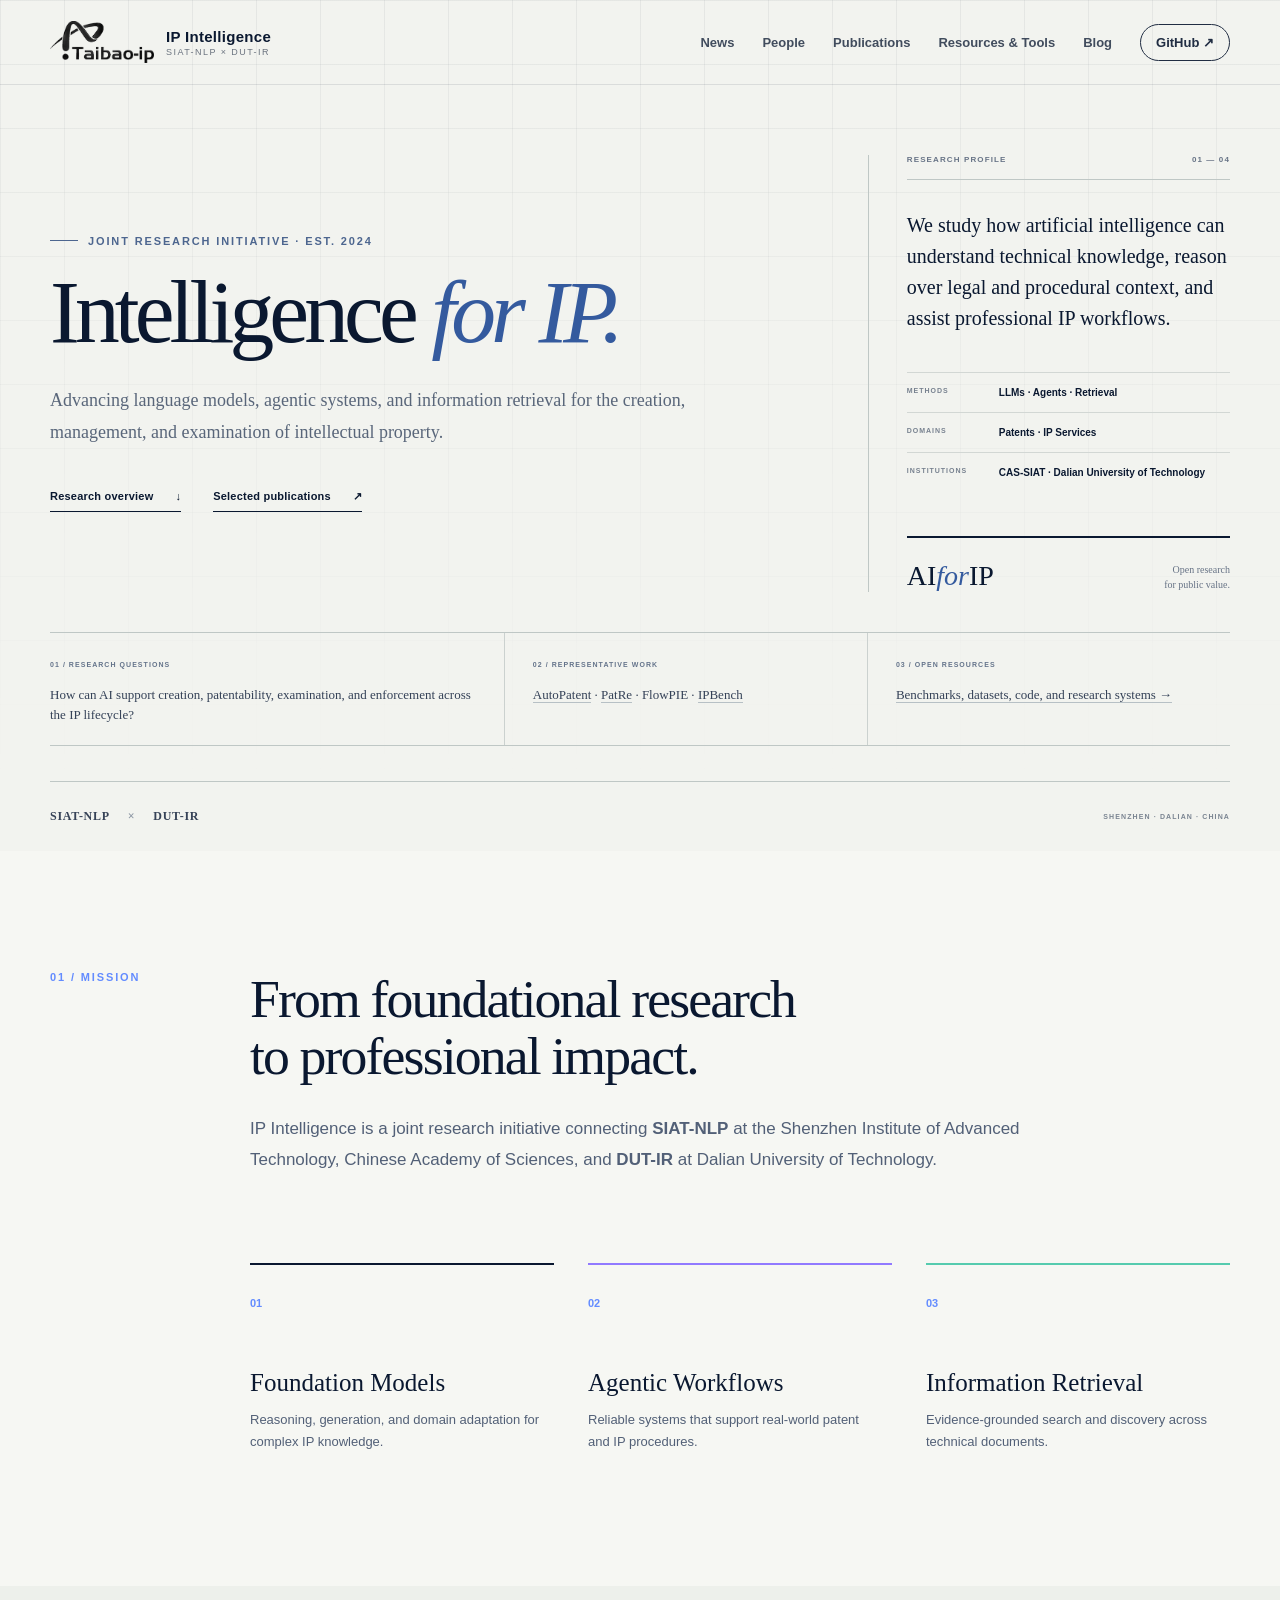
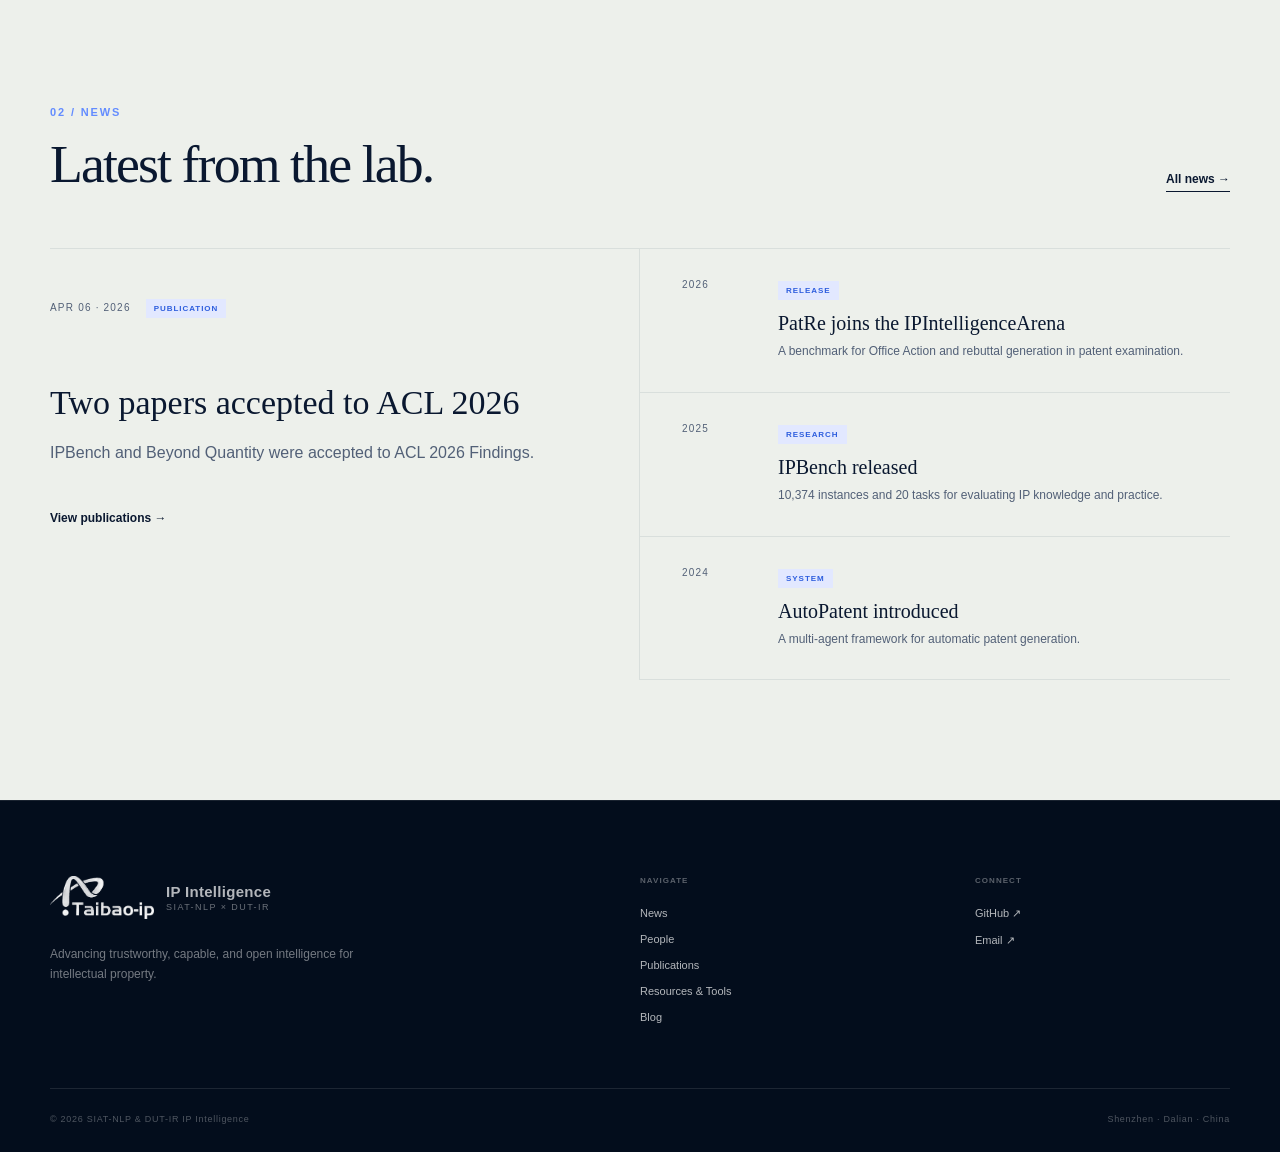
<file: index.html>
<!doctype html>
<html lang="en">
  <head>
    <meta charset="UTF-8" />
    <meta name="viewport" content="width=device-width, initial-scale=1.0" />
    <meta name="description" content="SIAT-NLP & DUT-IR IP Intelligence — advancing language models, agents, and information retrieval for intellectual property." />
    <meta name="theme-color" content="#07162d" />
    <meta property="og:title" content="SIAT-NLP & DUT-IR IP Intelligence" />
    <meta property="og:description" content="A joint research initiative for trustworthy and capable IP intelligence." />
    <meta property="og:type" content="website" />
    <meta property="og:url" content="https://aiforip.github.io/" />
    <link rel="canonical" href="https://aiforip.github.io/" />
    <link rel="icon" href="favicon.svg" type="image/svg+xml" />
    <link rel="stylesheet" href="styles.css" />
    <title>SIAT-NLP & DUT-IR IP Intelligence</title>
  </head>
  <body>
    <a class="skip-link" href="#main">Skip to content</a>
    <header class="site-header home-header">
      <div class="container nav-wrap">
        <a class="brand" href="#home" aria-label="IP Intelligence home">
          <img class="lab-logo" src="assets/taibao-ip-logo.png" alt="Taibao-IP" />
          <span class="brand-text"><strong>IP Intelligence</strong><small>SIAT-NLP × DUT-IR</small></span>
        </a>
        <button class="menu-toggle" aria-expanded="false" aria-controls="site-nav" aria-label="Toggle navigation"><span></span><span></span><span></span></button>
        <nav class="site-nav" id="site-nav" aria-label="Primary navigation">
          <a href="news.html">News</a><a href="people.html">People</a><a href="publications.html">Publications</a><a href="resources.html">Resources &amp; Tools</a><a href="blog.html">Blog</a>
          <a class="nav-github" href="https://github.com/AIforIP" target="_blank" rel="noreferrer">GitHub ↗</a>
        </nav>
      </div>
    </header>

    <main id="main">
      <section class="hero editorial-hero" id="home">
        <div class="hero-grid"></div>
        <div class="container hero-layout">
          <div class="hero-copy reveal">
            <p class="eyebrow"><span></span> Joint Research Initiative · Est. 2024</p>
            <h1>Intelligence <em>for IP.</em></h1>
            <p class="hero-summary">Advancing language models, agentic systems, and information retrieval for the creation, management, and examination of intellectual property.</p>
            <div class="hero-actions"><a class="text-link" href="#research">Research overview <span>↓</span></a><a class="text-link" href="publications.html">Selected publications <span>↗</span></a></div>
          </div>
          <aside class="hero-abstract reveal" aria-label="Research profile">
            <div class="abstract-head"><span>RESEARCH PROFILE</span><span>01 — 04</span></div>
            <p>We study how artificial intelligence can understand technical knowledge, reason over legal and procedural context, and assist professional IP workflows.</p>
            <dl><div><dt>METHODS</dt><dd>LLMs · Agents · Retrieval</dd></div><div><dt>DOMAINS</dt><dd>Patents · IP Services</dd></div><div><dt>INSTITUTIONS</dt><dd>CAS-SIAT · Dalian University of Technology</dd></div></dl>
            <div class="abstract-cite"><b>AI<em>for</em>IP</b><span>Open research<br />for public value.</span></div>
          </aside>
          <div class="hero-index reveal" aria-label="Research index">
            <div><span>01 / RESEARCH QUESTIONS</span><p>How can AI support creation, patentability, examination, and enforcement across the IP lifecycle?</p></div>
            <div><span>02 / REPRESENTATIVE WORK</span><p><a href="https://autopatent.wangqiyao.me/">AutoPatent</a> · <a href="https://patre.wangqiyao.me/">PatRe</a> · FlowPIE · <a href="https://ipbench.wangqiyao.me/">IPBench</a></p></div>
            <div><span>03 / OPEN RESOURCES</span><p><a href="resources.html">Benchmarks, datasets, code, and research systems →</a></p></div>
          </div>
        </div>
        <div class="container institution-strip"><span>SIAT-NLP</span><i>×</i><span>DUT-IR</span><p>SHENZHEN · DALIAN · CHINA</p></div>
      </section>

      <section class="manifesto section-pad" id="research">
        <div class="container manifesto-grid">
          <p class="section-kicker reveal">01 / Mission</p>
          <div class="manifesto-copy reveal"><h2>From foundational research<br />to professional impact.</h2><p>IP Intelligence is a joint research initiative connecting <strong>SIAT-NLP</strong> at the Shenzhen Institute of Advanced Technology, Chinese Academy of Sciences, and <strong>DUT-IR</strong> at Dalian University of Technology.</p></div>
          <div class="research-pillars reveal">
            <article><b>01</b><h3>Foundation Models</h3><p>Reasoning, generation, and domain adaptation for complex IP knowledge.</p></article>
            <article><b>02</b><h3>Agentic Workflows</h3><p>Reliable systems that support real-world patent and IP procedures.</p></article>
            <article><b>03</b><h3>Information Retrieval</h3><p>Evidence-grounded search and discovery across technical documents.</p></article>
          </div>
        </div>
      </section>

      <section class="news section-pad" id="news">
        <div class="container">
          <div class="section-head reveal"><div><p class="section-kicker">02 / News</p><h2>Latest from the lab.</h2></div><a href="news.html">All news →</a></div>
          <div class="news-list reveal">
            <article class="news-feature"><time>APR 06 · 2026</time><span class="news-tag">PUBLICATION</span><h3>Two papers accepted to ACL 2026</h3><p>IPBench and Beyond Quantity were accepted to ACL 2026 Findings.</p><a href="publications.html">View publications →</a></article>
            <div class="news-stack">
              <article><time>2026</time><div><span class="news-tag">RELEASE</span><h3>PatRe joins the IPIntelligenceArena</h3><p>A benchmark for Office Action and rebuttal generation in patent examination.</p></div></article>
              <article><time>2025</time><div><span class="news-tag">RESEARCH</span><h3>IPBench released</h3><p>10,374 instances and 20 tasks for evaluating IP knowledge and practice.</p></div></article>
              <article><time>2024</time><div><span class="news-tag">SYSTEM</span><h3>AutoPatent introduced</h3><p>A multi-agent framework for automatic patent generation.</p></div></article>
            </div>
          </div>
        </div>
      </section>

    </main>

    <footer><div class="container footer-grid"><div><a class="brand footer-brand" href="index.html"><img class="lab-logo" src="assets/taibao-ip-logo.png" alt="Taibao-IP" /><span class="brand-text"><strong>IP Intelligence</strong><small>SIAT-NLP × DUT-IR</small></span></a><p>Advancing trustworthy, capable, and open intelligence for intellectual property.</p></div><div><span>NAVIGATE</span><a href="news.html">News</a><a href="people.html">People</a><a href="publications.html">Publications</a><a href="resources.html">Resources &amp; Tools</a><a href="blog.html">Blog</a></div><div><span>CONNECT</span><a href="https://github.com/AIforIP">GitHub ↗</a><a href="mailto:wangqiyao25@mails.ucas.ac.cn">Email ↗</a></div></div><div class="container copyright"><span>© <span id="year"></span> SIAT-NLP &amp; DUT-IR IP Intelligence</span><span>Shenzhen · Dalian · China</span></div></footer>
    <script src="script.js"></script>
  </body>
</html>
</file>
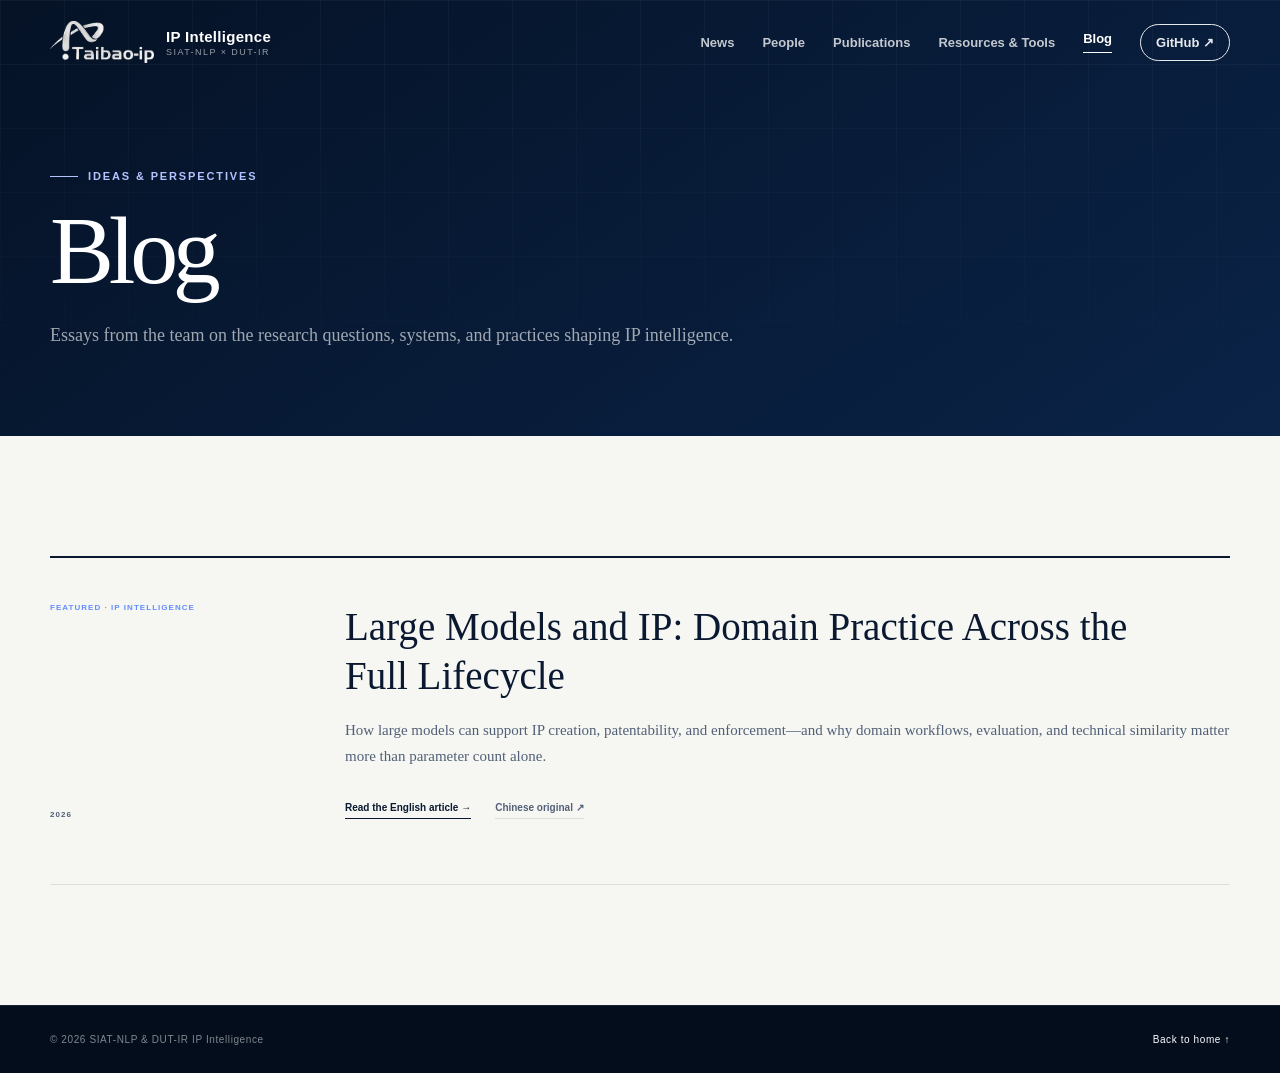
<file: blog.html>
<!doctype html>
<html lang="en">
<head>
  <meta charset="UTF-8">
  <meta name="viewport" content="width=device-width,initial-scale=1">
  <meta name="description" content="Research notes from SIAT-NLP & DUT-IR IP Intelligence.">
  <meta property="og:title" content="Blog — IP Intelligence">
  <meta property="og:description" content="Notes on language models, reinforcement learning, agents, and information retrieval.">
  <meta property="og:type" content="website">
  <meta property="og:url" content="https://aiforip.github.io/blog.html">
  <link rel="canonical" href="https://aiforip.github.io/blog.html">
  <link rel="icon" href="favicon.svg" type="image/svg+xml">
  <link rel="stylesheet" href="styles.css">
  <title>Blog — IP Intelligence</title>
</head>
<body>
  <header class="site-header inner-header"><div class="container nav-wrap"><a class="brand" href="index.html"><img class="lab-logo" src="assets/taibao-ip-logo.png" alt="Taibao-IP"><span class="brand-text"><strong>IP Intelligence</strong><small>SIAT-NLP × DUT-IR</small></span></a><button class="menu-toggle" aria-expanded="false" aria-controls="site-nav" aria-label="Toggle navigation"><span></span><span></span><span></span></button><nav class="site-nav" id="site-nav"><a href="news.html">News</a><a href="people.html">People</a><a href="publications.html">Publications</a><a href="resources.html">Resources &amp; Tools</a><a class="active" href="blog.html">Blog</a><a class="nav-github" href="https://github.com/AIforIP">GitHub ↗</a></nav></div></header>
  <main>
    <section class="page-hero"><div class="page-grid"></div><div class="container"><p class="eyebrow"><span></span> Ideas &amp; perspectives</p><h1>Blog</h1><p>Essays from the team on the research questions, systems, and practices shaping IP intelligence.</p></div></section>
    <section class="blog-page section-pad"><div class="container">
      <article class="blog-feature single-post"><div><span>FEATURED · IP INTELLIGENCE</span><time>2026</time></div><div><h2>Large Models and IP: Domain Practice Across the Full Lifecycle</h2><p>How large models can support IP creation, patentability, and enforcement—and why domain workflows, evaluation, and technical similarity matter more than parameter count alone.</p><a href="large-models-and-ip.html">Read the English article →</a><a class="original-link" href="https://mp.weixin.qq.com/s/RaHIqe2wVMPfmvSzAYfahA">Chinese original ↗</a></div></article>
    </div></section>
  </main>
  <footer class="compact-footer"><div class="container"><span>© <span id="year"></span> SIAT-NLP &amp; DUT-IR IP Intelligence</span><a href="index.html">Back to home ↑</a></div></footer>
  <script src="script.js"></script>
</body>
</html>
</file>
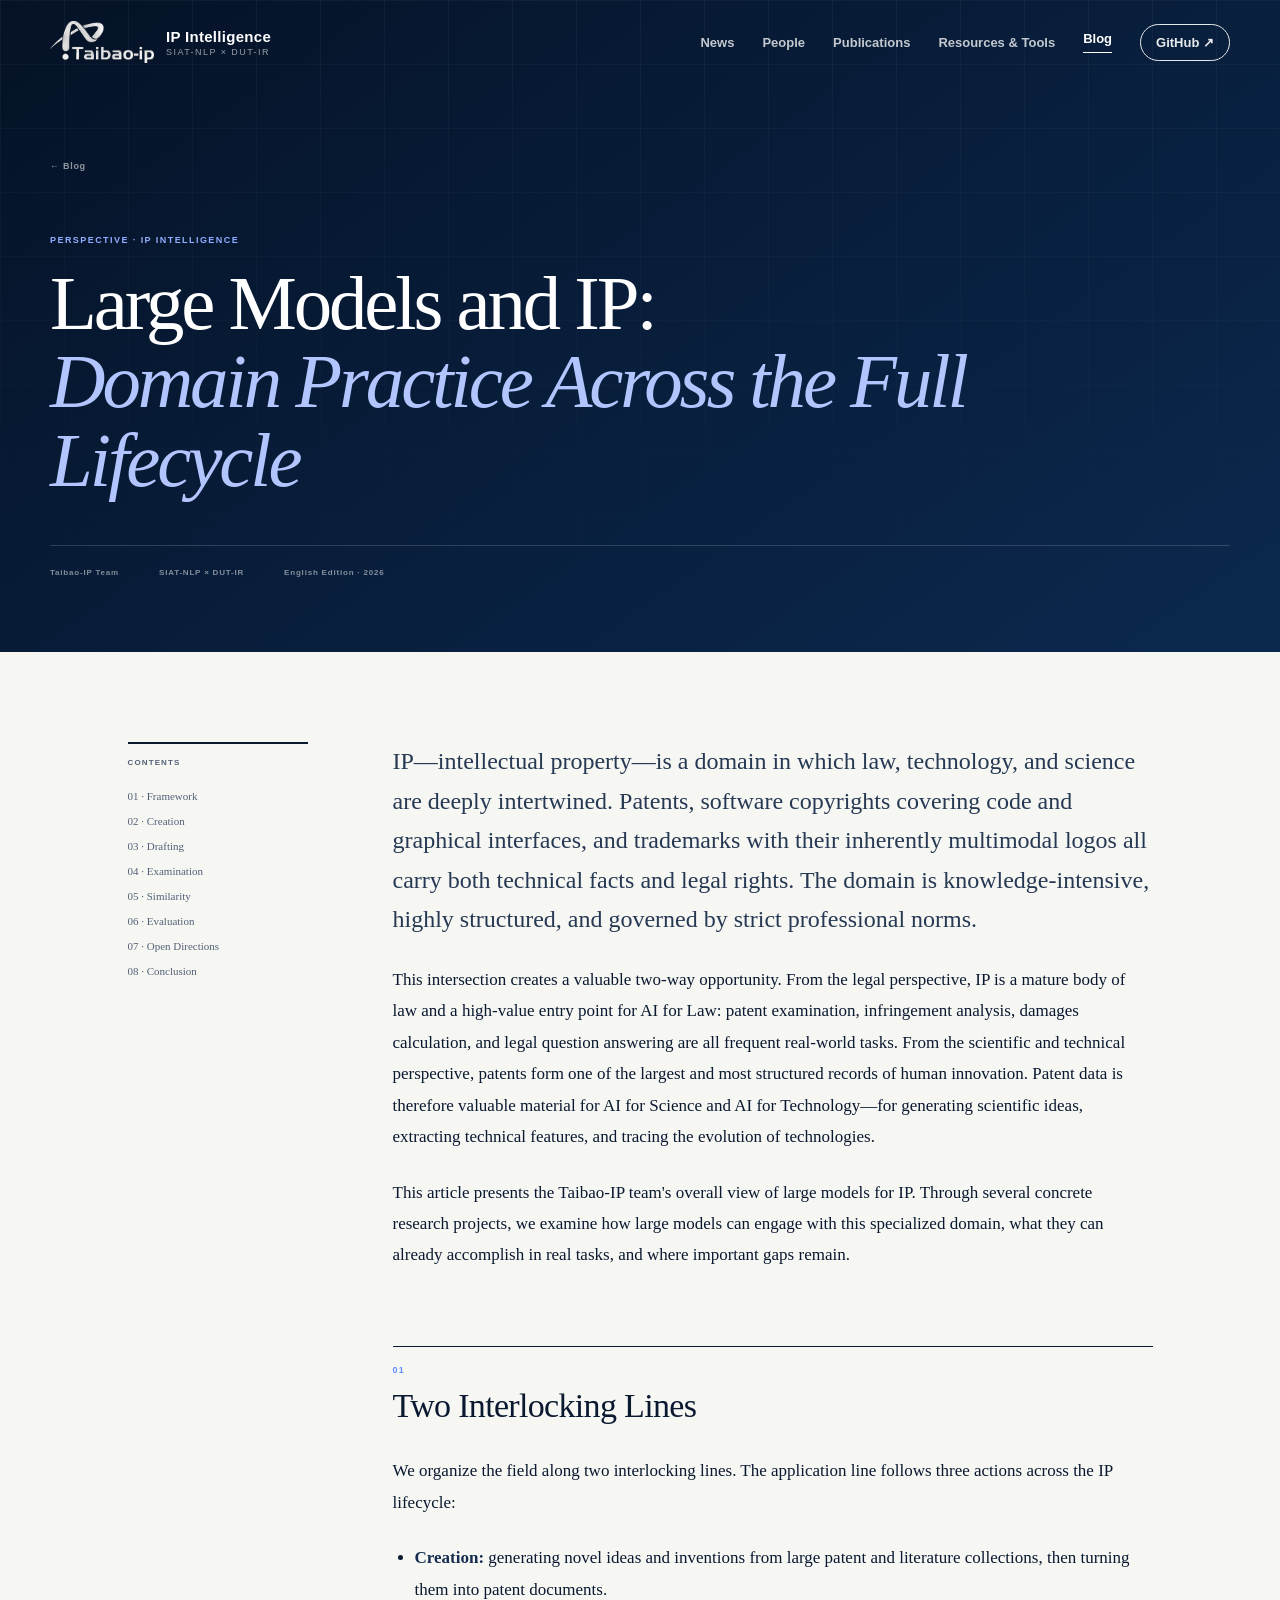
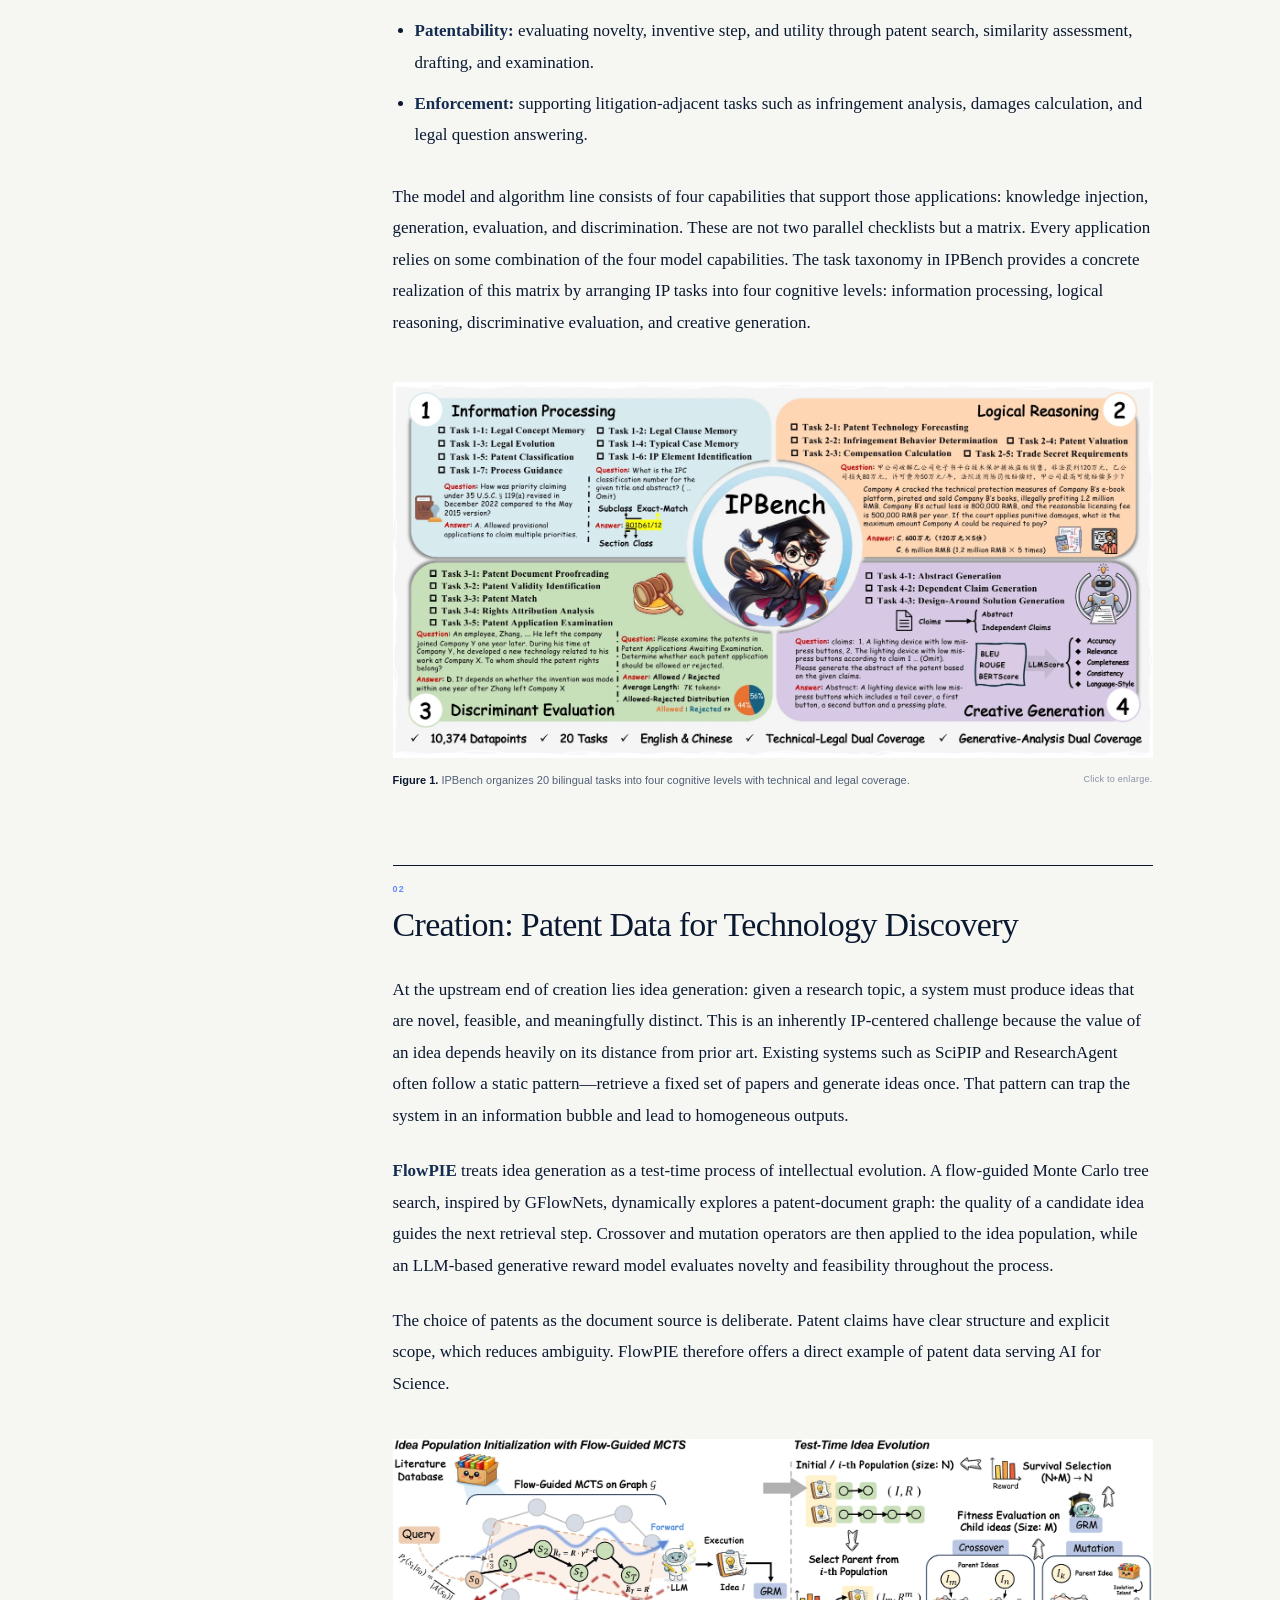
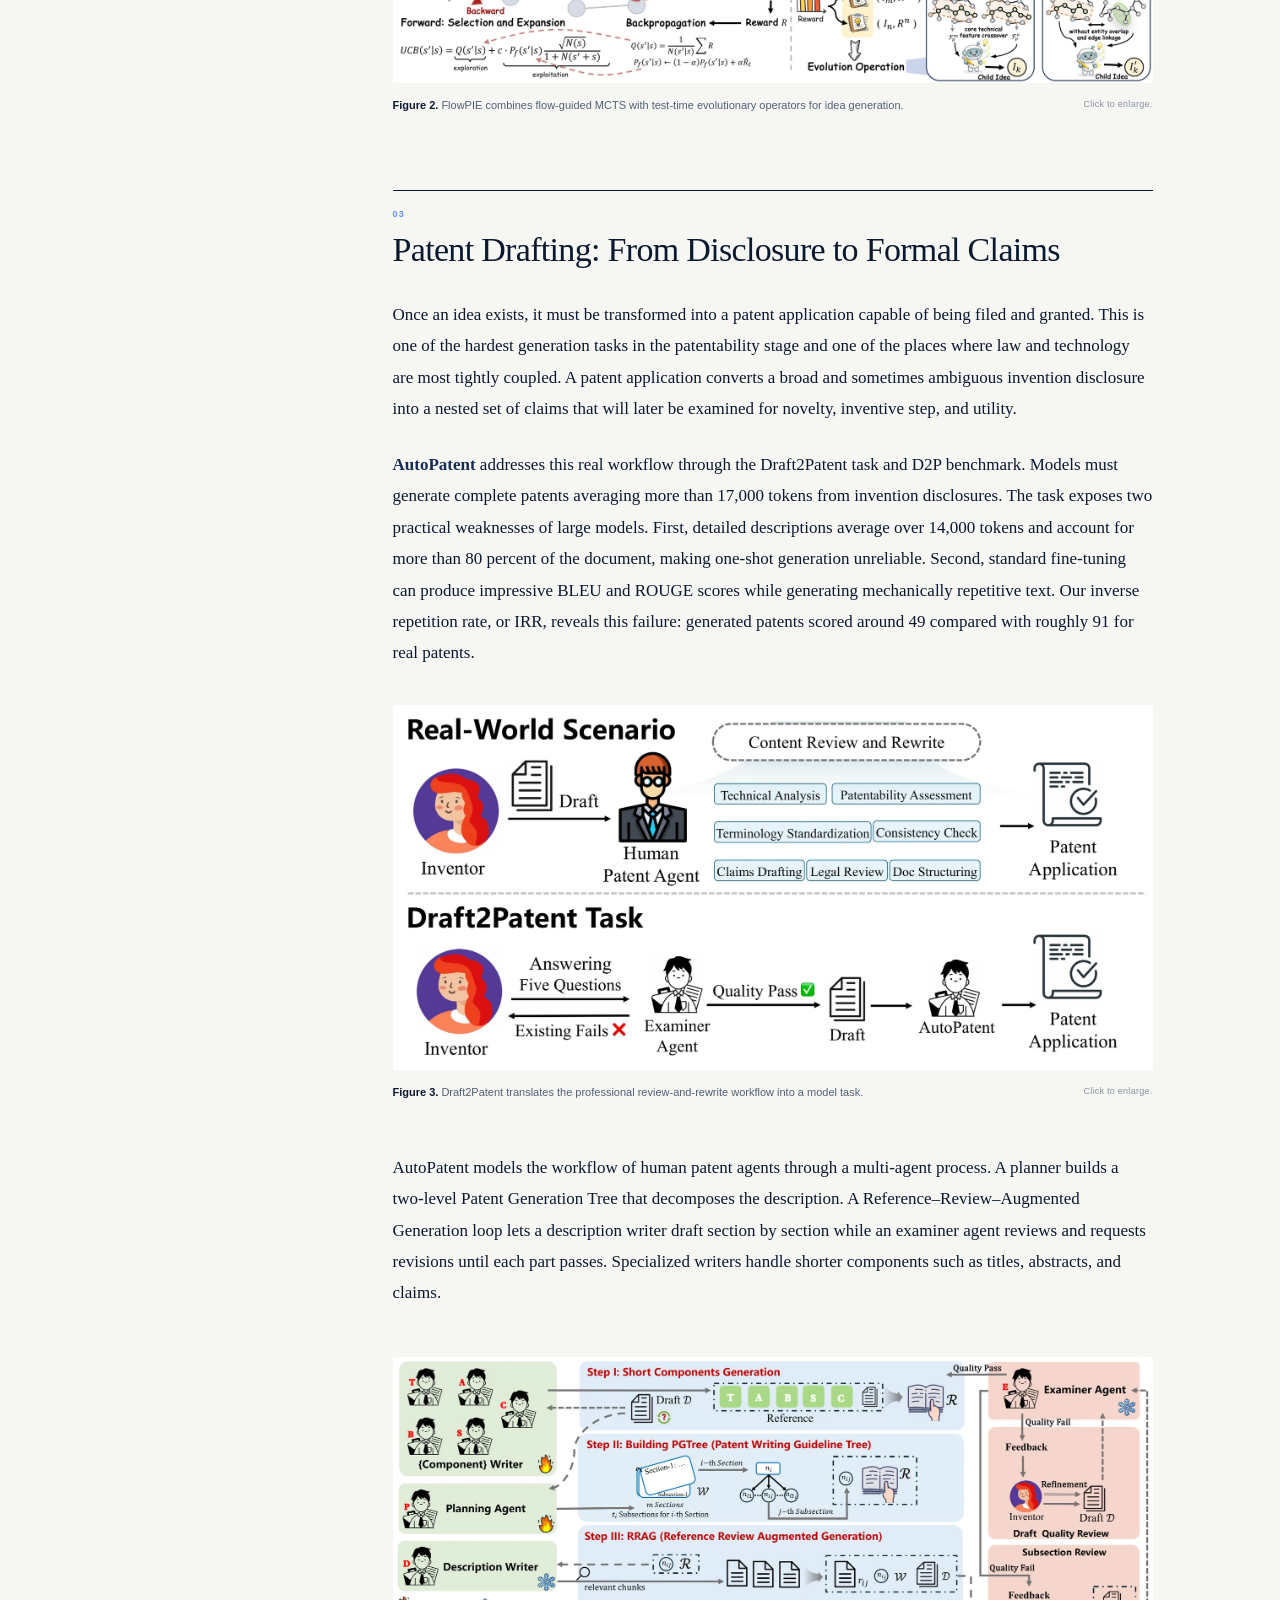
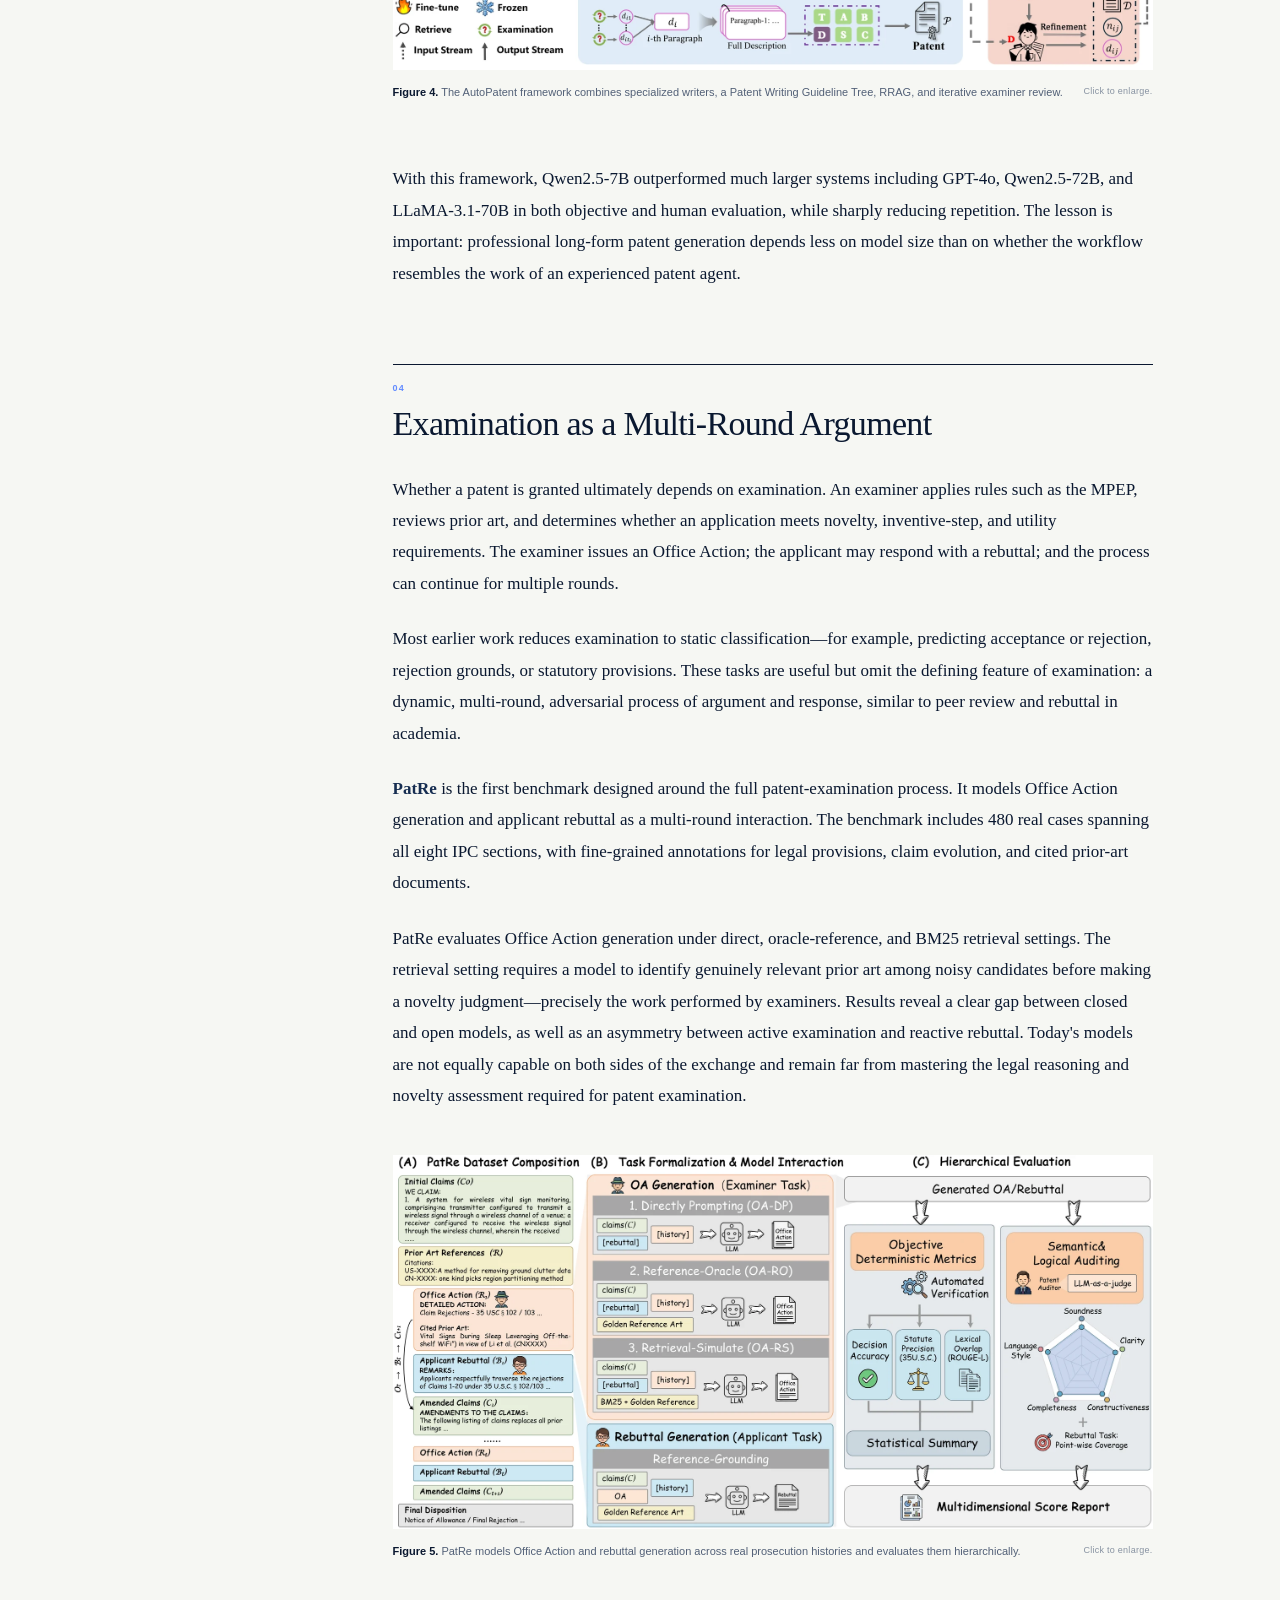
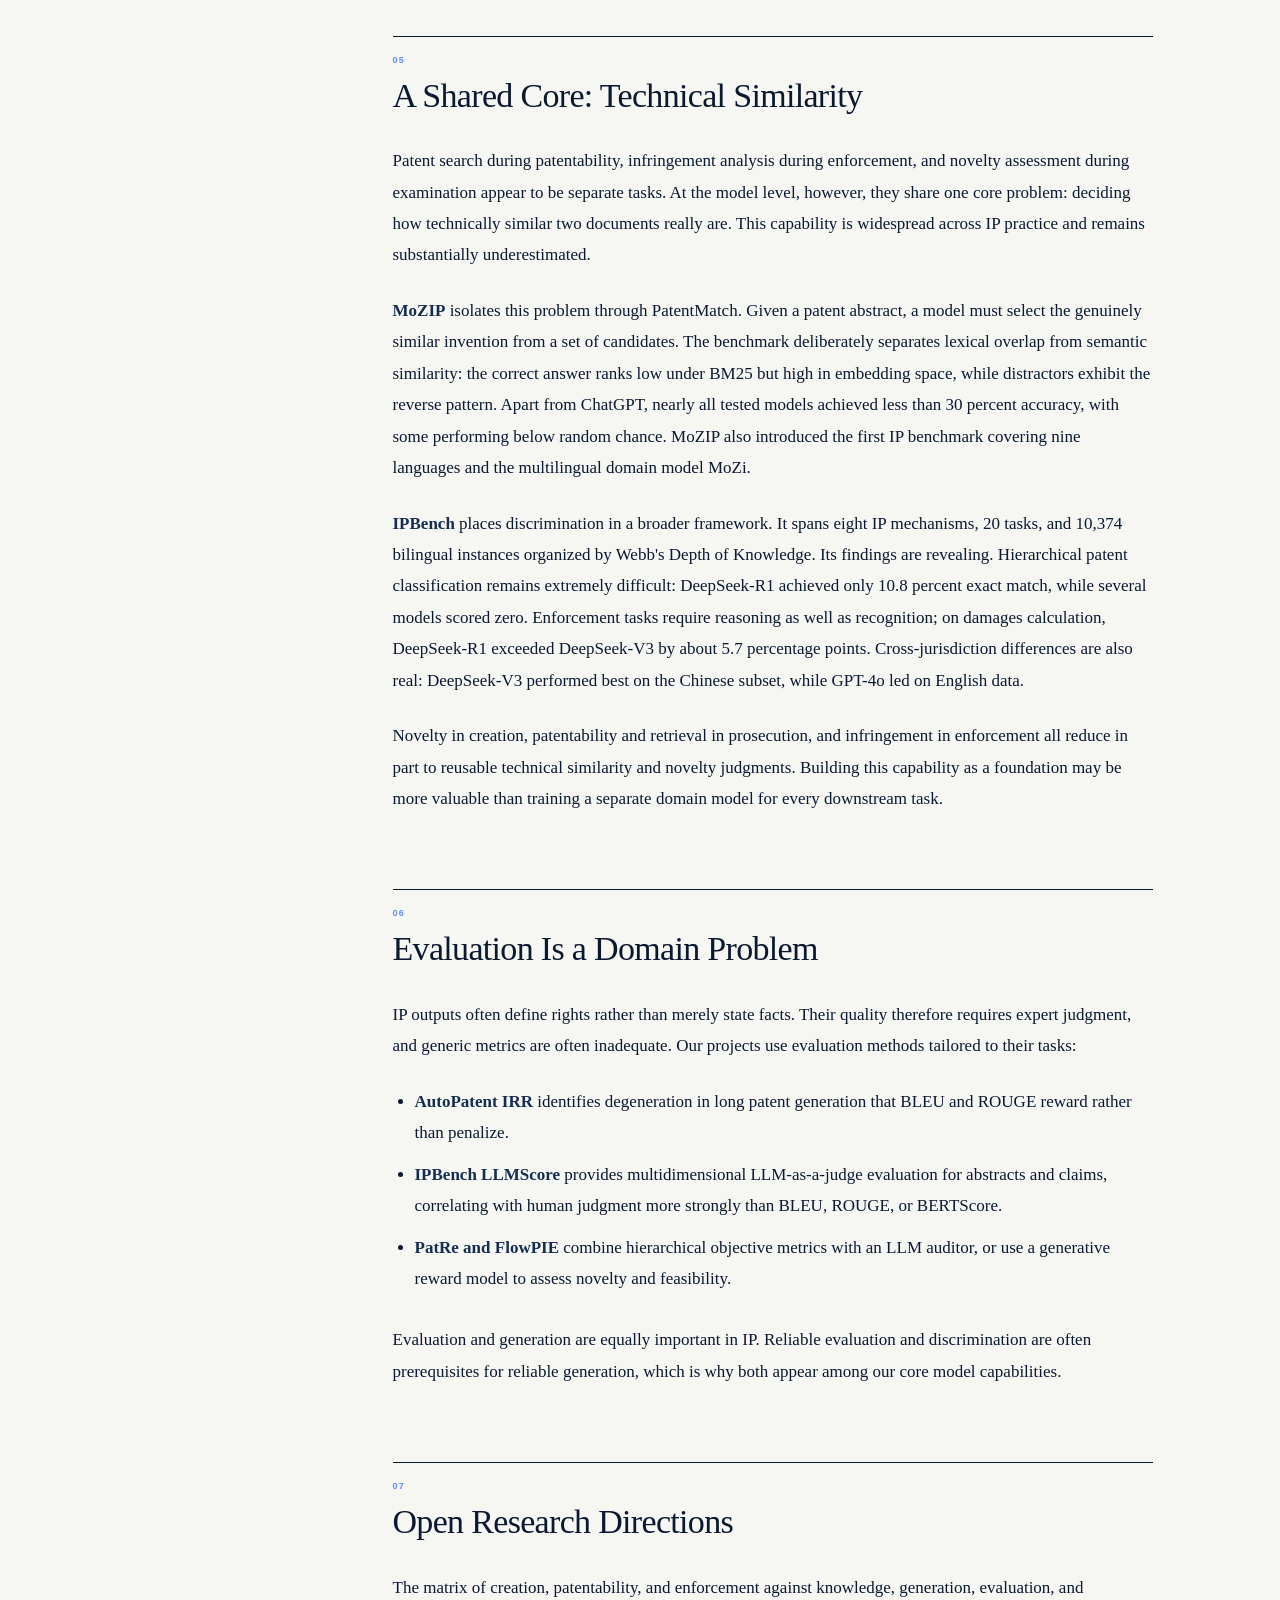
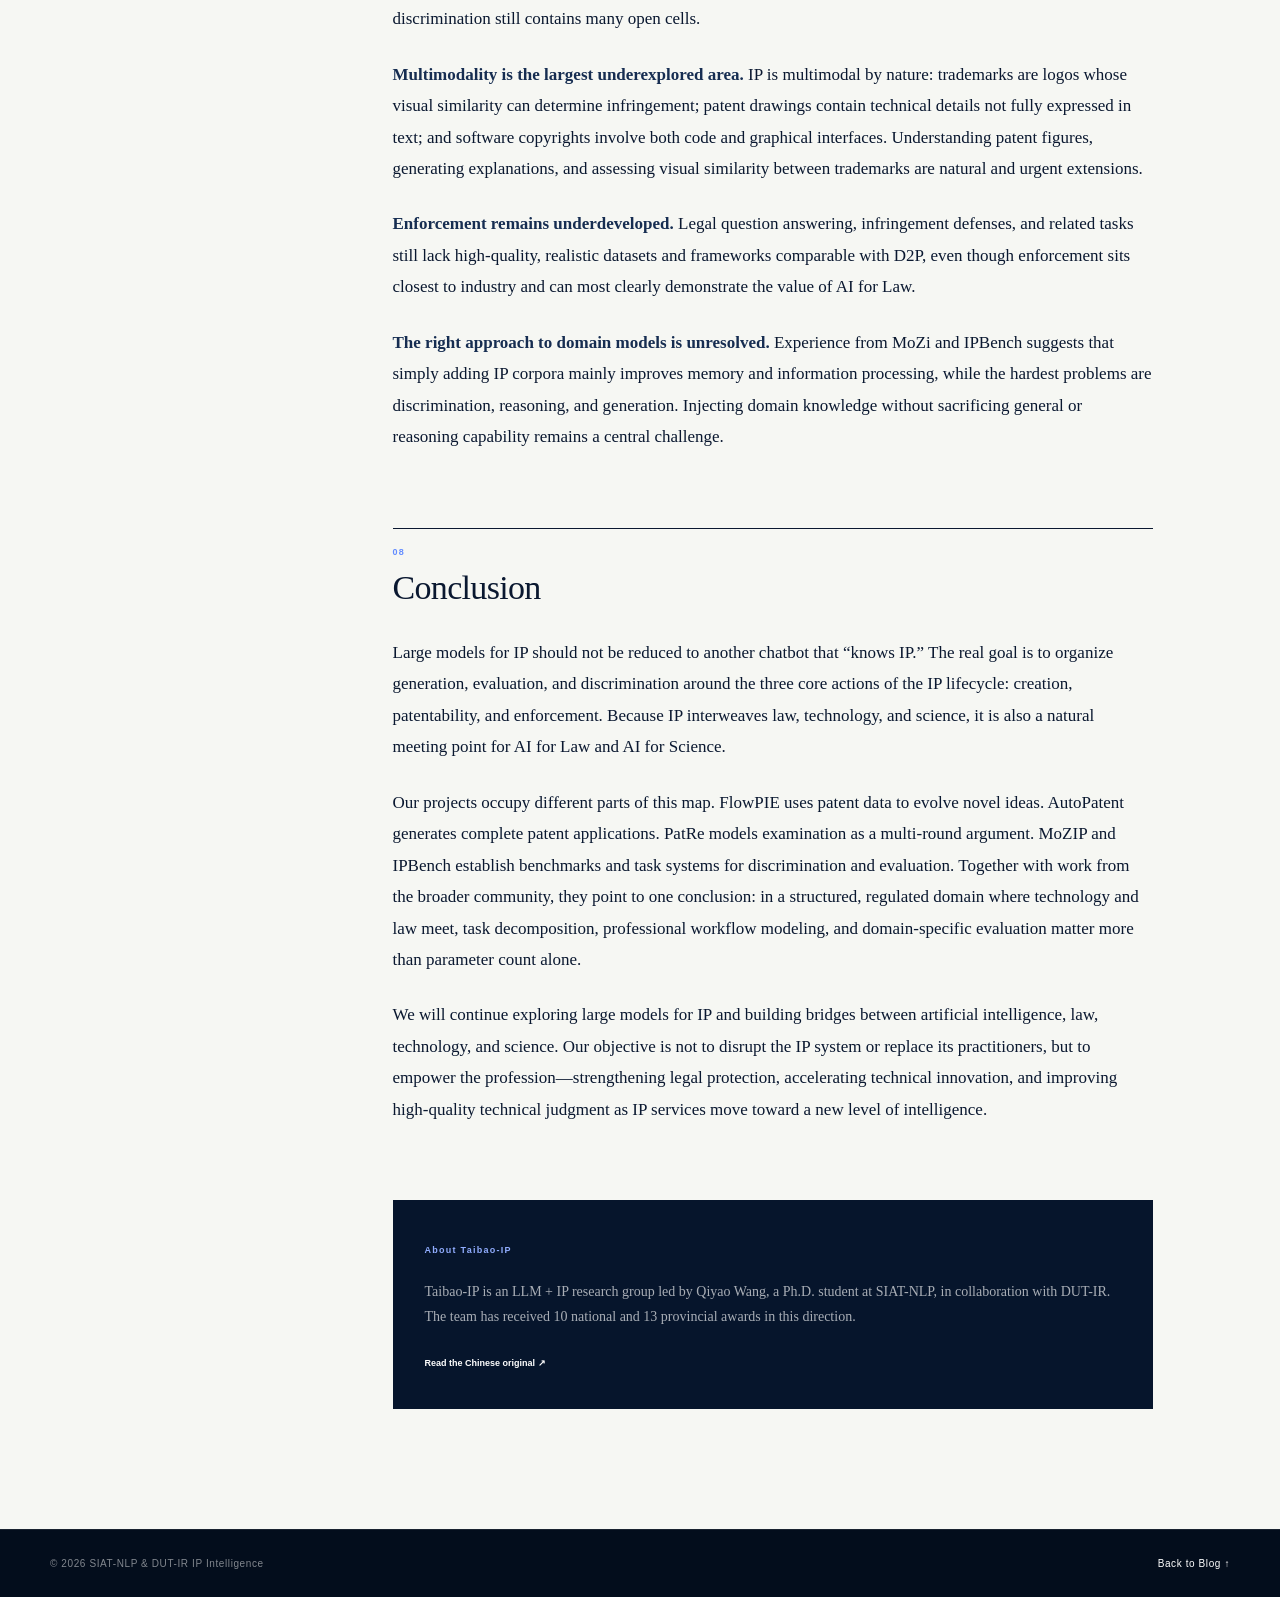
<file: large-models-and-ip.html>
<!doctype html>
<html lang="en">
<head>
  <meta charset="UTF-8">
  <meta name="viewport" content="width=device-width,initial-scale=1">
  <meta name="description" content="How large models can support IP creation, patentability, and enforcement across the full lifecycle.">
  <meta property="og:title" content="Large Models and IP: Domain Practice Across the Full Lifecycle">
  <meta property="og:description" content="A Taibao-IP perspective on large models for IP creation, patentability, enforcement, and evaluation.">
  <meta property="og:type" content="article">
  <meta property="og:url" content="https://aiforip.github.io/large-models-and-ip.html">
  <link rel="canonical" href="https://aiforip.github.io/large-models-and-ip.html">
  <link rel="icon" href="favicon.svg" type="image/svg+xml">
  <link rel="stylesheet" href="styles.css">
  <title>Large Models and IP — IP Intelligence</title>
</head>
<body>
  <header class="site-header inner-header"><div class="container nav-wrap"><a class="brand" href="index.html"><img class="lab-logo" src="assets/taibao-ip-logo.png" alt="Taibao-IP"><span class="brand-text"><strong>IP Intelligence</strong><small>SIAT-NLP × DUT-IR</small></span></a><button class="menu-toggle" aria-expanded="false" aria-controls="site-nav" aria-label="Toggle navigation"><span></span><span></span><span></span></button><nav class="site-nav" id="site-nav"><a href="news.html">News</a><a href="people.html">People</a><a href="publications.html">Publications</a><a href="resources.html">Resources &amp; Tools</a><a class="active" href="blog.html">Blog</a><a class="nav-github" href="https://github.com/AIforIP">GitHub ↗</a></nav></div></header>
  <main>
    <article class="article-page">
      <header class="article-hero"><div class="page-grid"></div><div class="container"><a class="article-back" href="blog.html">← Blog</a><p class="article-label">PERSPECTIVE · IP INTELLIGENCE</p><h1>Large Models and IP:<br><em>Domain Practice Across the Full Lifecycle</em></h1><div class="article-meta"><span>Taibao-IP Team</span><span>SIAT-NLP × DUT-IR</span><span>English Edition · 2026</span></div></div></header>
      <div class="container article-layout">
        <aside class="article-toc"><span>CONTENTS</span><a href="#framework">01 · Framework</a><a href="#creation">02 · Creation</a><a href="#drafting">03 · Drafting</a><a href="#examination">04 · Examination</a><a href="#similarity">05 · Similarity</a><a href="#evaluation">06 · Evaluation</a><a href="#future">07 · Open Directions</a><a href="#conclusion">08 · Conclusion</a></aside>
        <div class="article-body">
          <p class="article-lede">IP—intellectual property—is a domain in which law, technology, and science are deeply intertwined. Patents, software copyrights covering code and graphical interfaces, and trademarks with their inherently multimodal logos all carry both technical facts and legal rights. The domain is knowledge-intensive, highly structured, and governed by strict professional norms.</p>
          <p>This intersection creates a valuable two-way opportunity. From the legal perspective, IP is a mature body of law and a high-value entry point for AI for Law: patent examination, infringement analysis, damages calculation, and legal question answering are all frequent real-world tasks. From the scientific and technical perspective, patents form one of the largest and most structured records of human innovation. Patent data is therefore valuable material for AI for Science and AI for Technology—for generating scientific ideas, extracting technical features, and tracing the evolution of technologies.</p>
          <p>This article presents the Taibao-IP team's overall view of large models for IP. Through several concrete research projects, we examine how large models can engage with this specialized domain, what they can already accomplish in real tasks, and where important gaps remain.</p>

          <h2 id="framework"><span>01</span>Two Interlocking Lines</h2>
          <p>We organize the field along two interlocking lines. The application line follows three actions across the IP lifecycle:</p>
          <ul><li><strong>Creation:</strong> generating novel ideas and inventions from large patent and literature collections, then turning them into patent documents.</li><li><strong>Patentability:</strong> evaluating novelty, inventive step, and utility through patent search, similarity assessment, drafting, and examination.</li><li><strong>Enforcement:</strong> supporting litigation-adjacent tasks such as infringement analysis, damages calculation, and legal question answering.</li></ul>
          <p>The model and algorithm line consists of four capabilities that support those applications: knowledge injection, generation, evaluation, and discrimination. These are not two parallel checklists but a matrix. Every application relies on some combination of the four model capabilities. The task taxonomy in IPBench provides a concrete realization of this matrix by arranging IP tasks into four cognitive levels: information processing, logical reasoning, discriminative evaluation, and creative generation.</p>
          <figure class="research-figure figure-ipbench"><a href="assets/ipbench-framework.webp" target="_blank" aria-label="Open IPBench figure at full size"><img src="assets/ipbench-framework.webp" alt="IPBench task taxonomy spanning information processing, logical reasoning, discriminant evaluation, and creative generation" loading="lazy"></a><figcaption><b>Figure 1.</b> IPBench organizes 20 bilingual tasks into four cognitive levels with technical and legal coverage. <span>Click to enlarge.</span></figcaption></figure>

          <h2 id="creation"><span>02</span>Creation: Patent Data for Technology Discovery</h2>
          <p>At the upstream end of creation lies idea generation: given a research topic, a system must produce ideas that are novel, feasible, and meaningfully distinct. This is an inherently IP-centered challenge because the value of an idea depends heavily on its distance from prior art. Existing systems such as SciPIP and ResearchAgent often follow a static pattern—retrieve a fixed set of papers and generate ideas once. That pattern can trap the system in an information bubble and lead to homogeneous outputs.</p>
          <p><strong>FlowPIE</strong> treats idea generation as a test-time process of intellectual evolution. A flow-guided Monte Carlo tree search, inspired by GFlowNets, dynamically explores a patent-document graph: the quality of a candidate idea guides the next retrieval step. Crossover and mutation operators are then applied to the idea population, while an LLM-based generative reward model evaluates novelty and feasibility throughout the process.</p>
          <p>The choice of patents as the document source is deliberate. Patent claims have clear structure and explicit scope, which reduces ambiguity. FlowPIE therefore offers a direct example of patent data serving AI for Science.</p>
          <figure class="research-figure figure-flowpie"><a href="assets/flowpie-framework.webp" target="_blank" aria-label="Open FlowPIE figure at full size"><img src="assets/flowpie-framework.webp" alt="FlowPIE framework for flow-guided search and test-time idea evolution" loading="lazy"></a><figcaption><b>Figure 2.</b> FlowPIE combines flow-guided MCTS with test-time evolutionary operators for idea generation. <span>Click to enlarge.</span></figcaption></figure>

          <h2 id="drafting"><span>03</span>Patent Drafting: From Disclosure to Formal Claims</h2>
          <p>Once an idea exists, it must be transformed into a patent application capable of being filed and granted. This is one of the hardest generation tasks in the patentability stage and one of the places where law and technology are most tightly coupled. A patent application converts a broad and sometimes ambiguous invention disclosure into a nested set of claims that will later be examined for novelty, inventive step, and utility.</p>
          <p><strong>AutoPatent</strong> addresses this real workflow through the Draft2Patent task and D2P benchmark. Models must generate complete patents averaging more than 17,000 tokens from invention disclosures. The task exposes two practical weaknesses of large models. First, detailed descriptions average over 14,000 tokens and account for more than 80 percent of the document, making one-shot generation unreliable. Second, standard fine-tuning can produce impressive BLEU and ROUGE scores while generating mechanically repetitive text. Our inverse repetition rate, or IRR, reveals this failure: generated patents scored around 49 compared with roughly 91 for real patents.</p>
          <figure class="research-figure figure-task"><a href="assets/autopatent-task.webp" target="_blank" aria-label="Open Draft2Patent task figure at full size"><img src="assets/autopatent-task.webp" alt="Comparison between the real-world patent agent workflow and the Draft2Patent task" loading="lazy"></a><figcaption><b>Figure 3.</b> Draft2Patent translates the professional review-and-rewrite workflow into a model task. <span>Click to enlarge.</span></figcaption></figure>
          <p>AutoPatent models the workflow of human patent agents through a multi-agent process. A planner builds a two-level Patent Generation Tree that decomposes the description. A Reference–Review–Augmented Generation loop lets a description writer draft section by section while an examiner agent reviews and requests revisions until each part passes. Specialized writers handle shorter components such as titles, abstracts, and claims.</p>
          <figure class="research-figure figure-autopatent"><a href="assets/autopatent-framework.webp" target="_blank" aria-label="Open AutoPatent framework figure at full size"><img src="assets/autopatent-framework.webp" alt="AutoPatent multi-agent framework with specialized writers, planning, retrieval, and examiner review" loading="lazy"></a><figcaption><b>Figure 4.</b> The AutoPatent framework combines specialized writers, a Patent Writing Guideline Tree, RRAG, and iterative examiner review. <span>Click to enlarge.</span></figcaption></figure>
          <p>With this framework, Qwen2.5-7B outperformed much larger systems including GPT-4o, Qwen2.5-72B, and LLaMA-3.1-70B in both objective and human evaluation, while sharply reducing repetition. The lesson is important: professional long-form patent generation depends less on model size than on whether the workflow resembles the work of an experienced patent agent.</p>

          <h2 id="examination"><span>04</span>Examination as a Multi-Round Argument</h2>
          <p>Whether a patent is granted ultimately depends on examination. An examiner applies rules such as the MPEP, reviews prior art, and determines whether an application meets novelty, inventive-step, and utility requirements. The examiner issues an Office Action; the applicant may respond with a rebuttal; and the process can continue for multiple rounds.</p>
          <p>Most earlier work reduces examination to static classification—for example, predicting acceptance or rejection, rejection grounds, or statutory provisions. These tasks are useful but omit the defining feature of examination: a dynamic, multi-round, adversarial process of argument and response, similar to peer review and rebuttal in academia.</p>
          <p><strong>PatRe</strong> is the first benchmark designed around the full patent-examination process. It models Office Action generation and applicant rebuttal as a multi-round interaction. The benchmark includes 480 real cases spanning all eight IPC sections, with fine-grained annotations for legal provisions, claim evolution, and cited prior-art documents.</p>
          <p>PatRe evaluates Office Action generation under direct, oracle-reference, and BM25 retrieval settings. The retrieval setting requires a model to identify genuinely relevant prior art among noisy candidates before making a novelty judgment—precisely the work performed by examiners. Results reveal a clear gap between closed and open models, as well as an asymmetry between active examination and reactive rebuttal. Today's models are not equally capable on both sides of the exchange and remain far from mastering the legal reasoning and novelty assessment required for patent examination.</p>
          <figure class="research-figure figure-patre"><a href="assets/patre-framework.webp" target="_blank" aria-label="Open PatRe framework figure at full size"><img src="assets/patre-framework.webp" alt="PatRe dataset composition, task formalization, model interaction, and hierarchical evaluation" loading="lazy"></a><figcaption><b>Figure 5.</b> PatRe models Office Action and rebuttal generation across real prosecution histories and evaluates them hierarchically. <span>Click to enlarge.</span></figcaption></figure>

          <h2 id="similarity"><span>05</span>A Shared Core: Technical Similarity</h2>
          <p>Patent search during patentability, infringement analysis during enforcement, and novelty assessment during examination appear to be separate tasks. At the model level, however, they share one core problem: deciding how technically similar two documents really are. This capability is widespread across IP practice and remains substantially underestimated.</p>
          <p><strong>MoZIP</strong> isolates this problem through PatentMatch. Given a patent abstract, a model must select the genuinely similar invention from a set of candidates. The benchmark deliberately separates lexical overlap from semantic similarity: the correct answer ranks low under BM25 but high in embedding space, while distractors exhibit the reverse pattern. Apart from ChatGPT, nearly all tested models achieved less than 30 percent accuracy, with some performing below random chance. MoZIP also introduced the first IP benchmark covering nine languages and the multilingual domain model MoZi.</p>
          <p><strong>IPBench</strong> places discrimination in a broader framework. It spans eight IP mechanisms, 20 tasks, and 10,374 bilingual instances organized by Webb's Depth of Knowledge. Its findings are revealing. Hierarchical patent classification remains extremely difficult: DeepSeek-R1 achieved only 10.8 percent exact match, while several models scored zero. Enforcement tasks require reasoning as well as recognition; on damages calculation, DeepSeek-R1 exceeded DeepSeek-V3 by about 5.7 percentage points. Cross-jurisdiction differences are also real: DeepSeek-V3 performed best on the Chinese subset, while GPT-4o led on English data.</p>
          <p>Novelty in creation, patentability and retrieval in prosecution, and infringement in enforcement all reduce in part to reusable technical similarity and novelty judgments. Building this capability as a foundation may be more valuable than training a separate domain model for every downstream task.</p>

          <h2 id="evaluation"><span>06</span>Evaluation Is a Domain Problem</h2>
          <p>IP outputs often define rights rather than merely state facts. Their quality therefore requires expert judgment, and generic metrics are often inadequate. Our projects use evaluation methods tailored to their tasks:</p>
          <ul><li><strong>AutoPatent IRR</strong> identifies degeneration in long patent generation that BLEU and ROUGE reward rather than penalize.</li><li><strong>IPBench LLMScore</strong> provides multidimensional LLM-as-a-judge evaluation for abstracts and claims, correlating with human judgment more strongly than BLEU, ROUGE, or BERTScore.</li><li><strong>PatRe and FlowPIE</strong> combine hierarchical objective metrics with an LLM auditor, or use a generative reward model to assess novelty and feasibility.</li></ul>
          <p>Evaluation and generation are equally important in IP. Reliable evaluation and discrimination are often prerequisites for reliable generation, which is why both appear among our core model capabilities.</p>

          <h2 id="future"><span>07</span>Open Research Directions</h2>
          <p>The matrix of creation, patentability, and enforcement against knowledge, generation, evaluation, and discrimination still contains many open cells.</p>
          <p><strong>Multimodality is the largest underexplored area.</strong> IP is multimodal by nature: trademarks are logos whose visual similarity can determine infringement; patent drawings contain technical details not fully expressed in text; and software copyrights involve both code and graphical interfaces. Understanding patent figures, generating explanations, and assessing visual similarity between trademarks are natural and urgent extensions.</p>
          <p><strong>Enforcement remains underdeveloped.</strong> Legal question answering, infringement defenses, and related tasks still lack high-quality, realistic datasets and frameworks comparable with D2P, even though enforcement sits closest to industry and can most clearly demonstrate the value of AI for Law.</p>
          <p><strong>The right approach to domain models is unresolved.</strong> Experience from MoZi and IPBench suggests that simply adding IP corpora mainly improves memory and information processing, while the hardest problems are discrimination, reasoning, and generation. Injecting domain knowledge without sacrificing general or reasoning capability remains a central challenge.</p>

          <h2 id="conclusion"><span>08</span>Conclusion</h2>
          <p>Large models for IP should not be reduced to another chatbot that “knows IP.” The real goal is to organize generation, evaluation, and discrimination around the three core actions of the IP lifecycle: creation, patentability, and enforcement. Because IP interweaves law, technology, and science, it is also a natural meeting point for AI for Law and AI for Science.</p>
          <p>Our projects occupy different parts of this map. FlowPIE uses patent data to evolve novel ideas. AutoPatent generates complete patent applications. PatRe models examination as a multi-round argument. MoZIP and IPBench establish benchmarks and task systems for discrimination and evaluation. Together with work from the broader community, they point to one conclusion: in a structured, regulated domain where technology and law meet, task decomposition, professional workflow modeling, and domain-specific evaluation matter more than parameter count alone.</p>
          <p>We will continue exploring large models for IP and building bridges between artificial intelligence, law, technology, and science. Our objective is not to disrupt the IP system or replace its practitioners, but to empower the profession—strengthening legal protection, accelerating technical innovation, and improving high-quality technical judgment as IP services move toward a new level of intelligence.</p>
          <div class="article-note"><strong>About Taibao-IP</strong><p>Taibao-IP is an LLM + IP research group led by Qiyao Wang, a Ph.D. student at SIAT-NLP, in collaboration with DUT-IR. The team has received 10 national and 13 provincial awards in this direction.</p><a href="https://mp.weixin.qq.com/s/RaHIqe2wVMPfmvSzAYfahA">Read the Chinese original ↗</a></div>
        </div>
      </div>
    </article>
  </main>
  <footer class="compact-footer"><div class="container"><span>© <span id="year"></span> SIAT-NLP &amp; DUT-IR IP Intelligence</span><a href="blog.html">Back to Blog ↑</a></div></footer>
  <script src="script.js"></script>
</body>
</html>
</file>
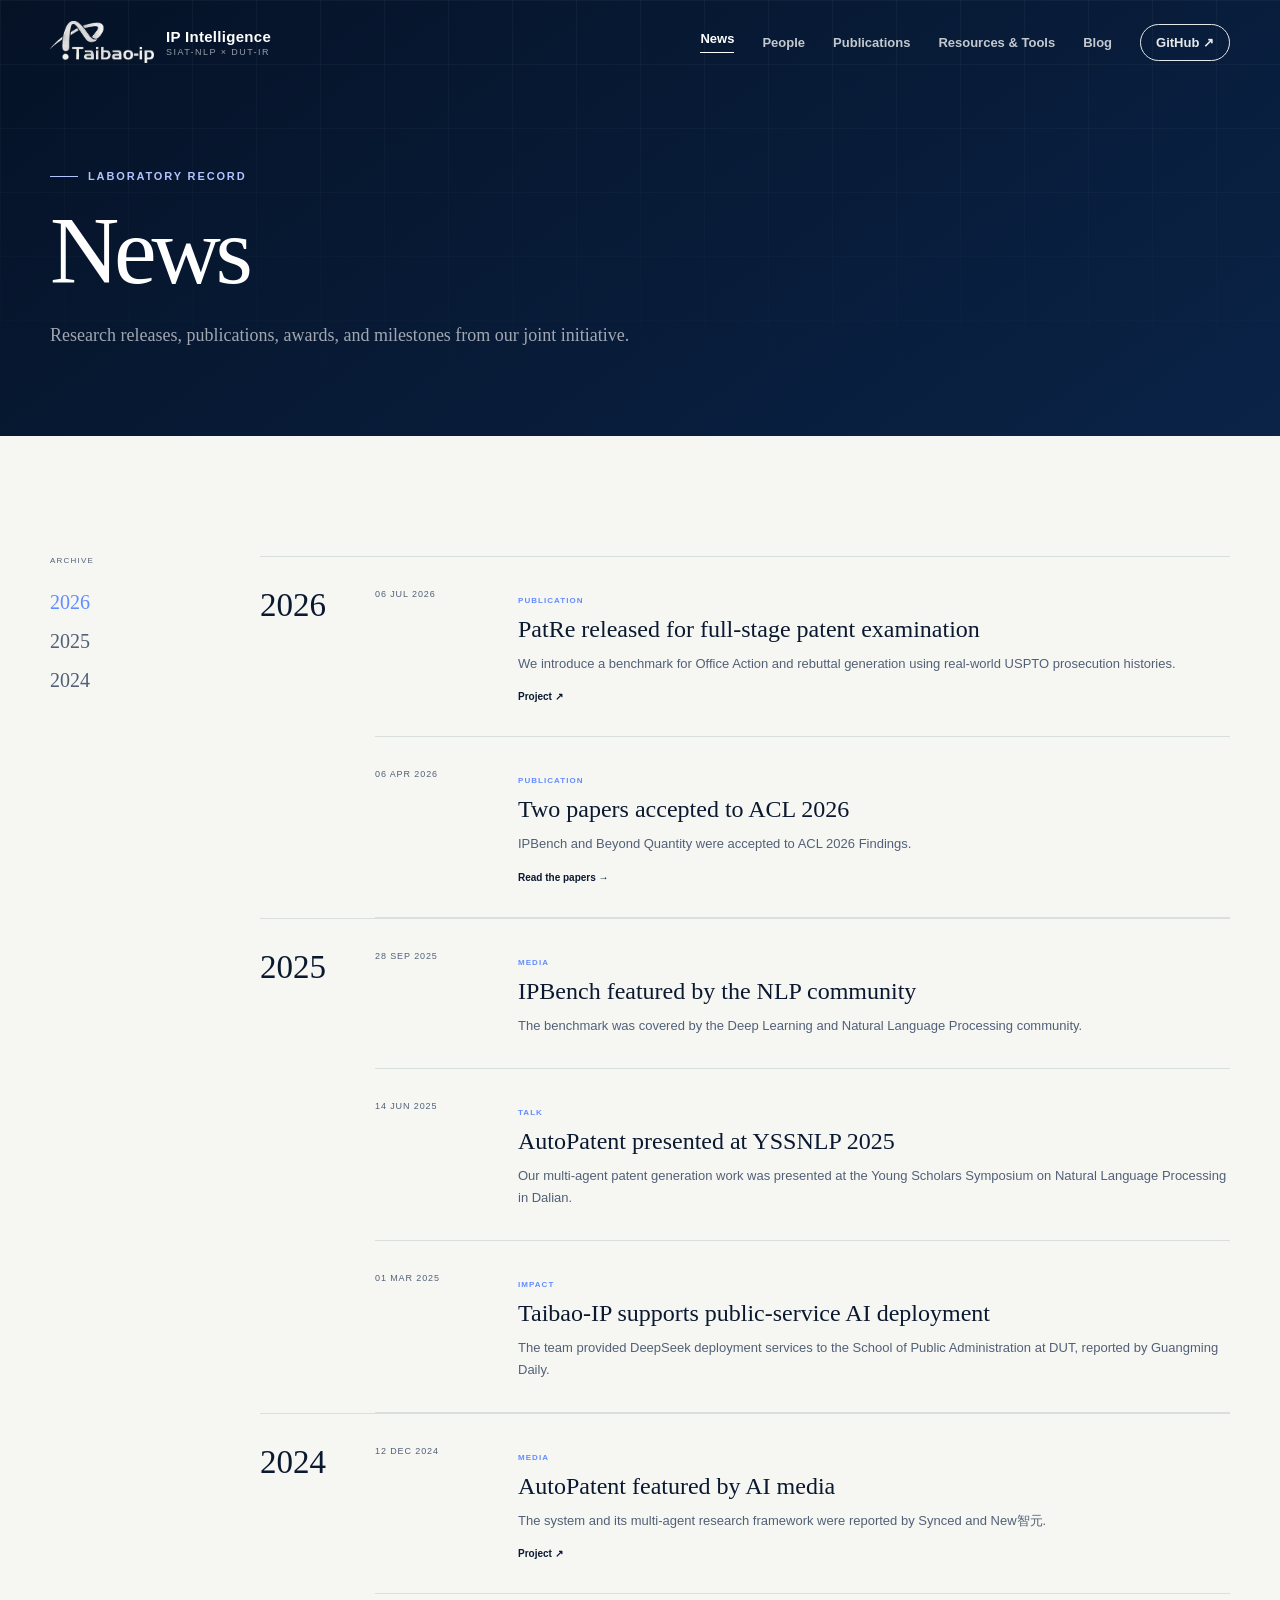
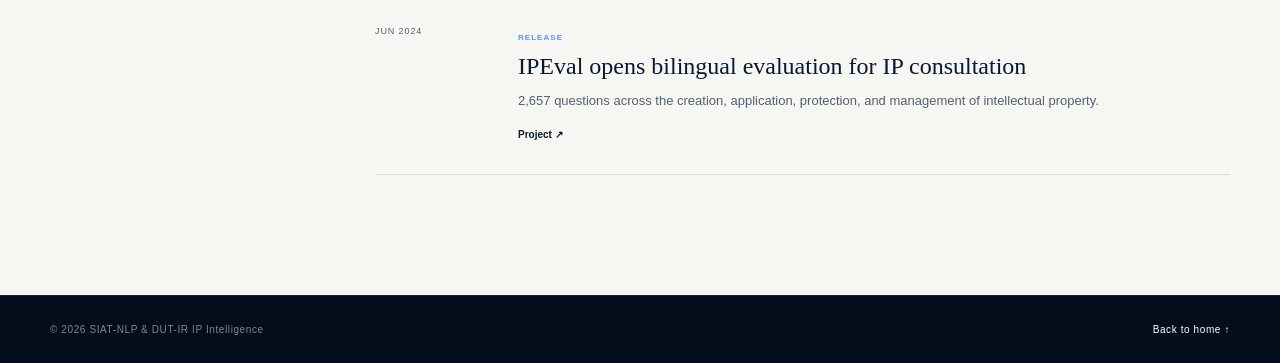
<file: news.html>
<!doctype html>
<html lang="en">
<head>
<meta charset="UTF-8">
<meta name="viewport" content="width=device-width,initial-scale=1">
<meta name="description" content="News from SIAT-NLP & DUT-IR IP Intelligence.">
<meta property="og:title" content="News — IP Intelligence">
<meta property="og:description" content="Research releases, publications, awards, and milestones from our joint initiative.">
<meta property="og:type" content="website">
<meta property="og:url" content="https://aiforip.github.io/news.html">
<link rel="canonical" href="https://aiforip.github.io/news.html">
<link rel="icon" href="favicon.svg" type="image/svg+xml">
<link rel="stylesheet" href="styles.css">
<title>News — IP Intelligence</title>
</head>
<body>
<header class="site-header inner-header">
<div class="container nav-wrap">
<a class="brand" href="index.html">
<img class="lab-logo" src="assets/taibao-ip-logo.png" alt="Taibao-IP">
<span class="brand-text">
<strong>IP Intelligence</strong>
<small>SIAT-NLP × DUT-IR</small>
</span>
</a>
<button class="menu-toggle" aria-expanded="false" aria-controls="site-nav" aria-label="Toggle navigation">
<span>
</span>
<span>
</span>
<span>
</span>
</button>
<nav class="site-nav" id="site-nav">
<a class="active" href="news.html">News</a>
<a href="people.html">People</a>
<a href="publications.html">Publications</a>
<a href="resources.html">Resources &amp; Tools</a>
<a href="blog.html">Blog</a>
<a class="nav-github" href="https://github.com/AIforIP">GitHub ↗</a>
</nav>
</div>
</header>
<main>
<section class="page-hero">
<div class="page-grid">
</div>
<div class="container">
<p class="eyebrow">
<span>
</span> Laboratory record</p>
<h1>News</h1>
<p>Research releases, publications, awards, and milestones from our joint initiative.</p>
</div>
</section>
<section class="archive section-pad">
<div class="container archive-layout">
<aside>
<span>ARCHIVE</span>
<a class="active" href="#2026">2026</a>
<a href="#2025">2025</a>
<a href="#2024">2024</a>
</aside>
<div class="timeline">
<div class="timeline-year" id="2026">
<h2>2026</h2>
<article>
<time>06 JUL 2026</time>
<div>
<span>PUBLICATION</span>
<h3>PatRe released for full-stage patent examination</h3>
<p>We introduce a benchmark for Office Action and rebuttal generation using real-world USPTO prosecution histories.</p>
<a href="https://patre.wangqiyao.me/">Project ↗</a>
</div>
</article>
<article>
<time>06 APR 2026</time>
<div>
<span>PUBLICATION</span>
<h3>Two papers accepted to ACL 2026</h3>
<p>IPBench and Beyond Quantity were accepted to ACL 2026 Findings.</p>
<a href="publications.html">Read the papers →</a>
</div>
</article>
</div>
<div class="timeline-year" id="2025">
<h2>2025</h2>
<article>
<time>28 SEP 2025</time>
<div>
<span>MEDIA</span>
<h3>IPBench featured by the NLP community</h3>
<p>The benchmark was covered by the Deep Learning and Natural Language Processing community.</p>
</div>
</article>
<article>
<time>14 JUN 2025</time>
<div>
<span>TALK</span>
<h3>AutoPatent presented at YSSNLP 2025</h3>
<p>Our multi-agent patent generation work was presented at the Young Scholars Symposium on Natural Language Processing in Dalian.</p>
</div>
</article>
<article>
<time>01 MAR 2025</time>
<div>
<span>IMPACT</span>
<h3>Taibao-IP supports public-service AI deployment</h3>
<p>The team provided DeepSeek deployment services to the School of Public Administration at DUT, reported by Guangming Daily.</p>
</div>
</article>
</div>
<div class="timeline-year" id="2024">
<h2>2024</h2>
<article>
<time>12 DEC 2024</time>
<div>
<span>MEDIA</span>
<h3>AutoPatent featured by AI media</h3>
<p>The system and its multi-agent research framework were reported by Synced and New智元.</p>
<a href="https://autopatent.wangqiyao.me/">Project ↗</a>
</div>
</article>
<article>
<time>JUN 2024</time>
<div>
<span>RELEASE</span>
<h3>IPEval opens bilingual evaluation for IP consultation</h3>
<p>2,657 questions across the creation, application, protection, and management of intellectual property.</p>
<a href="https://ipeval.wangqiyao.me/">Project ↗</a>
</div>
</article>
</div>
</div>
</div>
</section>
</main>
<footer class="compact-footer">
<div class="container">
<span>© <span id="year">
</span> SIAT-NLP &amp; DUT-IR IP Intelligence</span>
<a href="index.html">Back to home ↑</a>
</div>
</footer>
<script src="script.js">
</script>
</body>
</html>
</file>
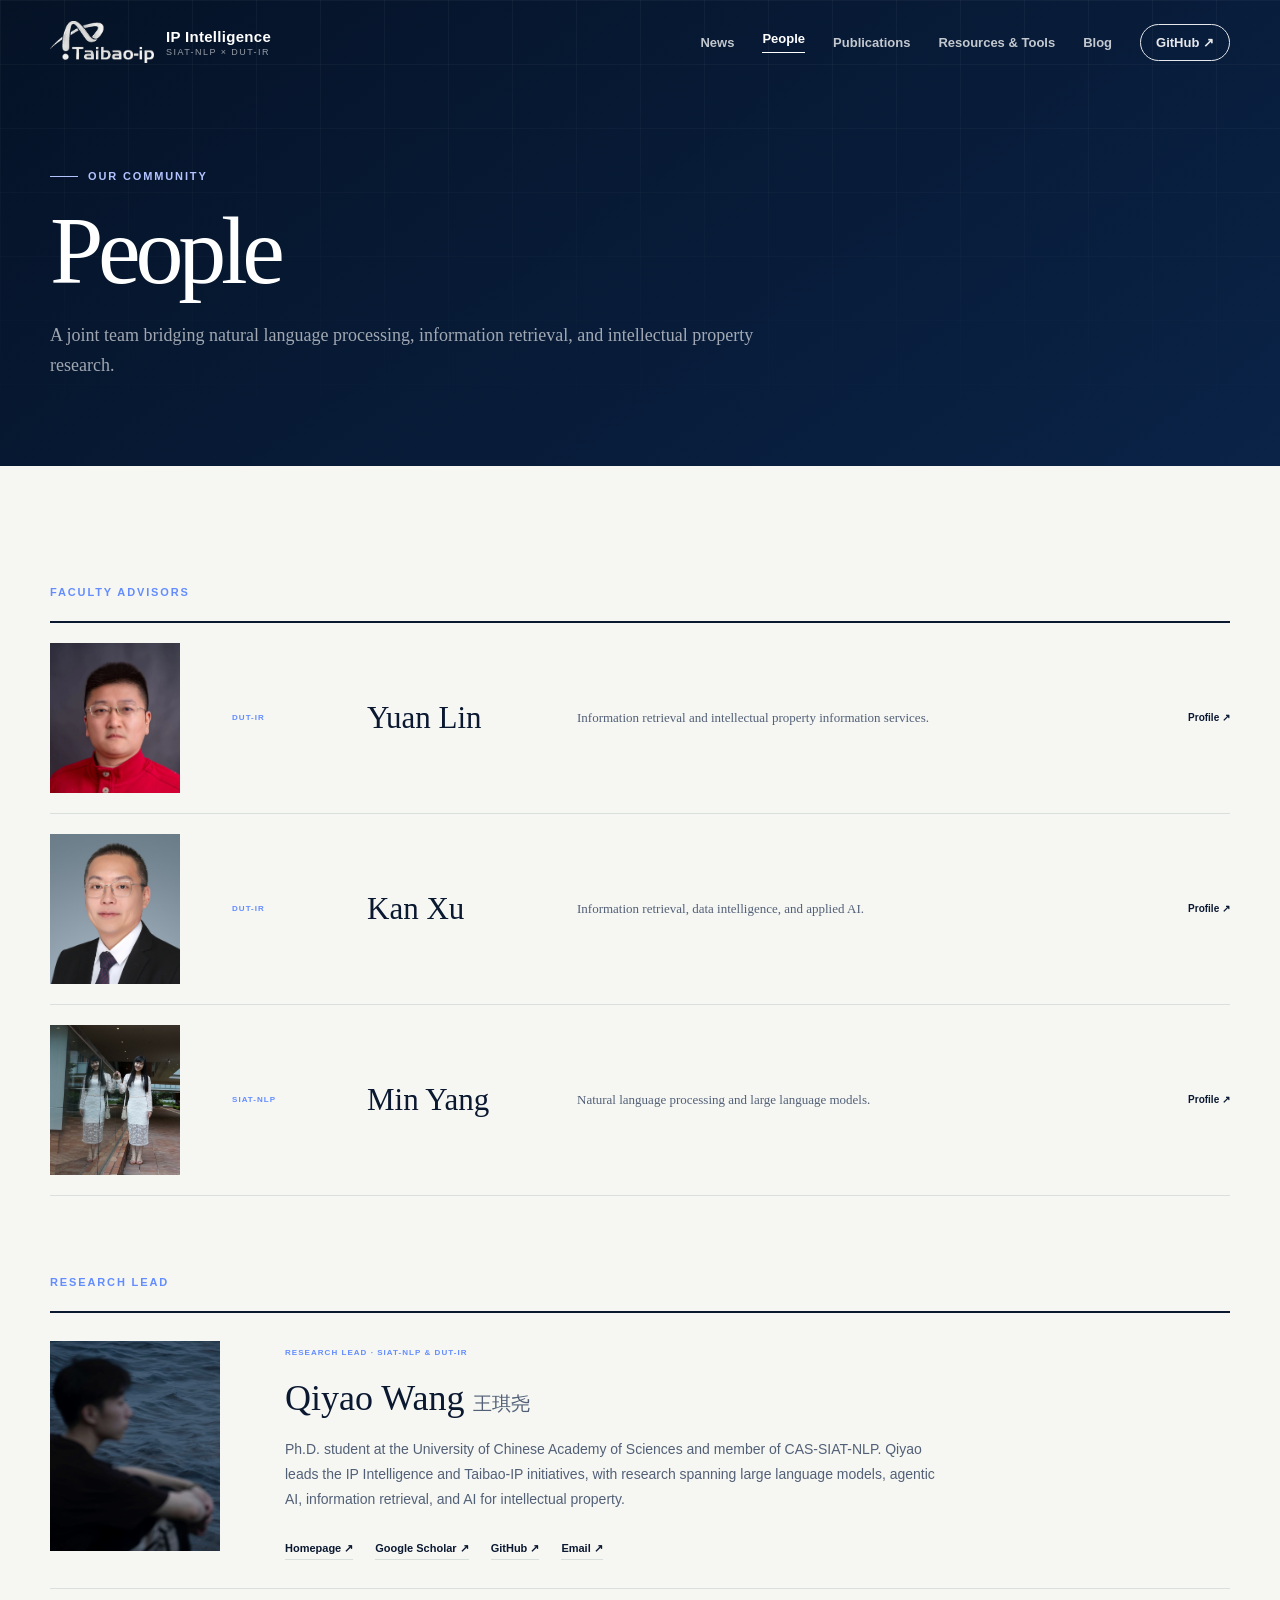
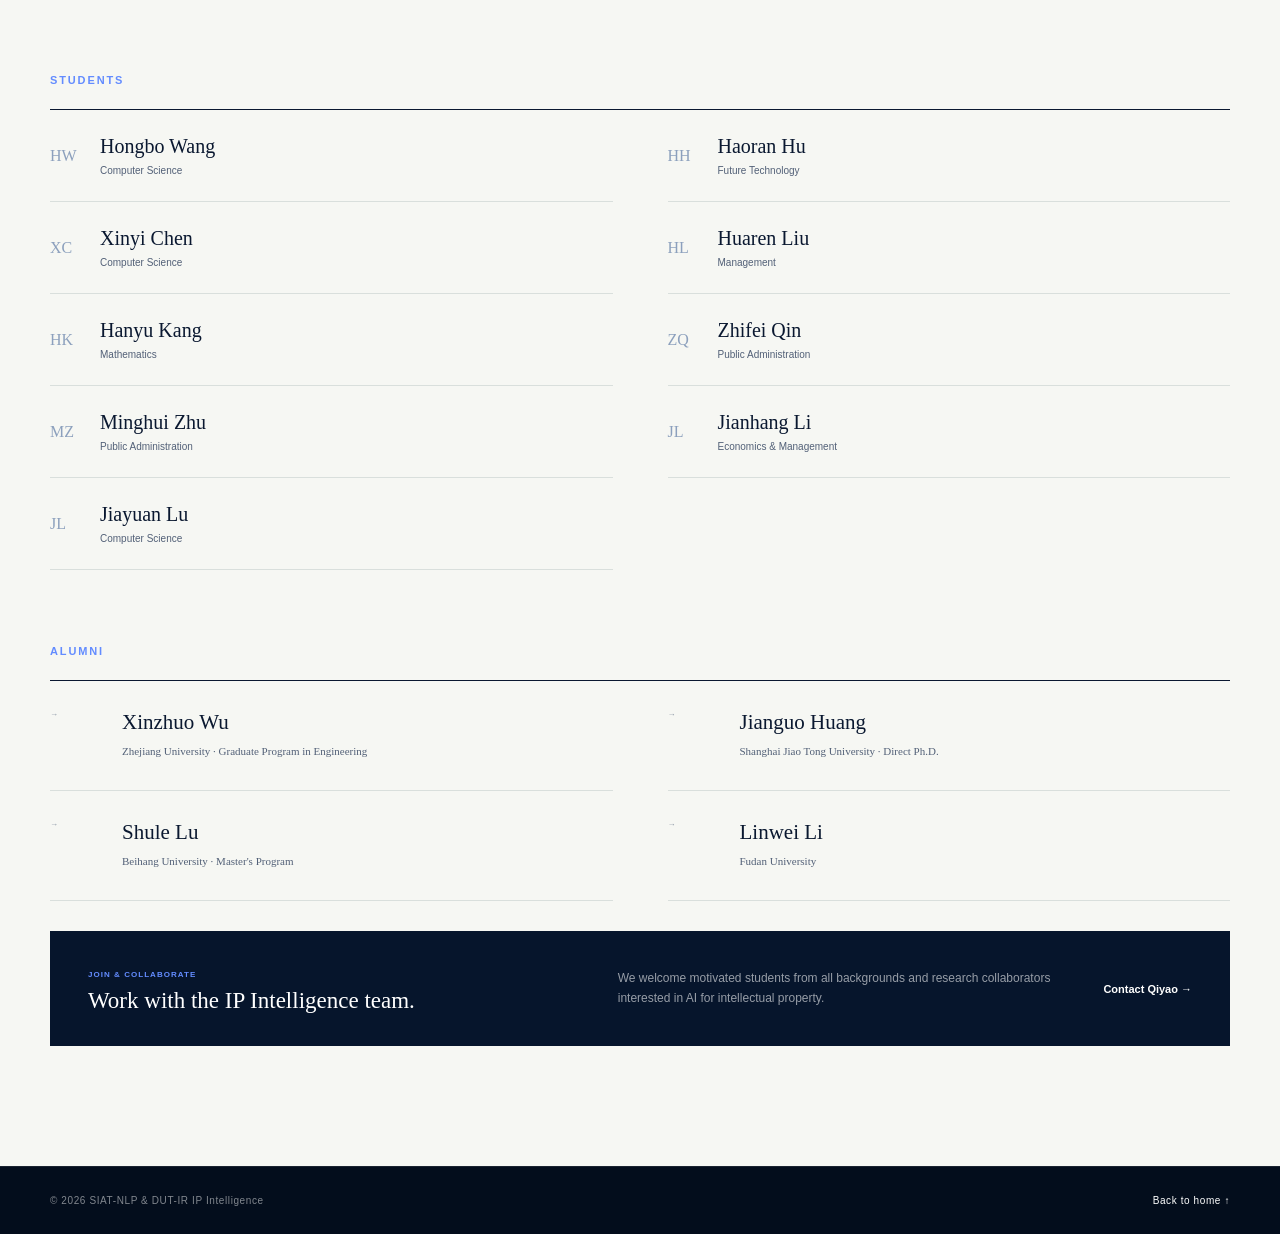
<file: people.html>
<!doctype html>
<html lang="en">
<head>
<meta charset="UTF-8">
<meta name="viewport" content="width=device-width,initial-scale=1">
<meta name="description" content="People at SIAT-NLP & DUT-IR IP Intelligence.">
<meta property="og:title" content="People — IP Intelligence">
<meta property="og:description" content="Meet the researchers advancing language models, agents, and retrieval for intellectual property.">
<meta property="og:type" content="website">
<meta property="og:url" content="https://aiforip.github.io/people.html">
<link rel="canonical" href="https://aiforip.github.io/people.html">
<link rel="icon" href="favicon.svg" type="image/svg+xml">
<link rel="stylesheet" href="styles.css">
<title>People — IP Intelligence</title>
</head>
<body>
<header class="site-header inner-header">
<div class="container nav-wrap">
<a class="brand" href="index.html">
<img class="lab-logo" src="assets/taibao-ip-logo.png" alt="Taibao-IP">
<span class="brand-text">
<strong>IP Intelligence</strong>
<small>SIAT-NLP × DUT-IR</small>
</span>
</a>
<button class="menu-toggle" aria-expanded="false" aria-controls="site-nav" aria-label="Toggle navigation">
<span>
</span>
<span>
</span>
<span>
</span>
</button>
<nav class="site-nav" id="site-nav">
<a href="news.html">News</a>
<a class="active" href="people.html">People</a>
<a href="publications.html">Publications</a>
<a href="resources.html">Resources &amp; Tools</a>
<a href="blog.html">Blog</a>
<a class="nav-github" href="https://github.com/AIforIP">GitHub ↗</a>
</nav>
</div>
</header>
<main>
<section class="page-hero">
<div class="page-grid">
</div>
<div class="container">
<p class="eyebrow">
<span>
</span> Our community</p>
<h1>People</h1>
<p>A joint team bridging natural language processing, information retrieval, and intellectual property research.</p>
</div>
</section>
<section class="people-page section-pad">
<div class="container">
<p class="section-kicker lead-label">Research Lead</p>
<article class="lead-profile">
<div class="portrait portrait-photo">
<img src="assets/qiyao-wang.jpg" alt="Qiyao Wang">
</div>
<div>
<span class="role">RESEARCH LEAD · SIAT-NLP &amp; DUT-IR</span>
<h2>Qiyao Wang <small>王琪尧</small>
</h2>
<p>Ph.D. student at the University of Chinese Academy of Sciences and member of CAS-SIAT-NLP. Qiyao leads the IP Intelligence and Taibao-IP initiatives, with research spanning large language models, agentic AI, information retrieval, and AI for intellectual property.</p>
<div class="profile-links">
<a href="https://wangqiyao.me/">Homepage ↗</a>
<a href="https://scholar.google.com/citations?user=STze0QgAAAAJ">Google Scholar ↗</a>
<a href="https://github.com/QiYao-Wang">GitHub ↗</a>
<a href="mailto:wangqiyao25@mails.ucas.ac.cn">Email ↗</a>
</div>
</div>
</article>
<p class="section-kicker faculty-label">Faculty Advisors</p>
<div class="faculty-grid">
<a class="faculty" href="http://faculty.dlut.edu.cn/linyuan/zh_CN/index.htm">
<div class="portrait portrait-photo">
<img src="assets/yuan-lin.jpg" alt="Yuan Lin">
</div>
<div>
<span>DUT-IR</span>
<h3>Yuan Lin</h3>
<p>Information retrieval and intellectual property information services.</p>
<i>Profile ↗</i>
</div>
</a>
<a class="faculty" href="http://faculty.dlut.edu.cn/2004012069/en/index.htm">
<div class="portrait portrait-photo">
<img src="assets/kan-xu.jpg" alt="Kan Xu">
</div>
<div>
<span>DUT-IR</span>
<h3>Kan Xu</h3>
<p>Information retrieval, data intelligence, and applied AI.</p>
<i>Profile ↗</i>
</div>
</a>
<a class="faculty" href="https://minyang.me/">
<div class="portrait portrait-photo portrait-min">
<img src="assets/min-yang.jpg" alt="Min Yang">
</div>
<div>
<span>SIAT-NLP</span>
<h3>Min Yang</h3>
<p>Natural language processing and large language models.</p>
<i>Profile ↗</i>
</div>
</a>
</div>
<section class="students-section" id="students">
<p class="section-kicker">Students</p>
<div class="student-grid">
<article><b>HW</b><h3>Hongbo Wang</h3><p>Computer Science</p></article>
<article><b>HH</b><h3>Haoran Hu</h3><p>Future Technology</p></article>
<article><b>XC</b><h3>Xinyi Chen</h3><p>Computer Science</p></article>
<article><b>HL</b><h3>Huaren Liu</h3><p>Management</p></article>
<article><b>HK</b><h3>Hanyu Kang</h3><p>Mathematics</p></article>
<article><b>ZQ</b><h3>Zhifei Qin</h3><p>Public Administration</p></article>
<article><b>MZ</b><h3>Minghui Zhu</h3><p>Public Administration</p></article>
<article><b>JL</b><h3>Jianhang Li</h3><p>Economics &amp; Management</p></article>
<article><b>JL</b><h3>Jiayuan Lu</h3><p>Computer Science</p></article>
</div>
</section>
<section class="alumni-section">
<p class="section-kicker">Alumni</p>
<div class="alumni-grid">
<article><span>→</span><div><h3>Xinzhuo Wu</h3><p>Zhejiang University · Graduate Program in Engineering</p></div></article>
<article><span>→</span><div><h3>Jianguo Huang</h3><p>Shanghai Jiao Tong University · Direct Ph.D.</p></div></article>
<article><span>→</span><div><h3>Shule Lu</h3><p>Beihang University · Master's Program</p></div></article>
<article><span>→</span><div><h3>Linwei Li</h3><p>Fudan University</p></div></article>
</div>
</section>
<div class="join-card">
<div>
<span>JOIN &amp; COLLABORATE</span>
<h3>Work with the IP Intelligence team.</h3>
</div>
<p>We welcome motivated students from all backgrounds and research collaborators interested in AI for intellectual property.</p>
<a href="mailto:wangqiyao25@mails.ucas.ac.cn">Contact Qiyao →</a>
</div>
</div>
</section>
</main>
<footer class="compact-footer">
<div class="container">
<span>© <span id="year">
</span> SIAT-NLP &amp; DUT-IR IP Intelligence</span>
<a href="index.html">Back to home ↑</a>
</div>
</footer>
<script src="script.js">
</script>
</body>
</html>
</file>
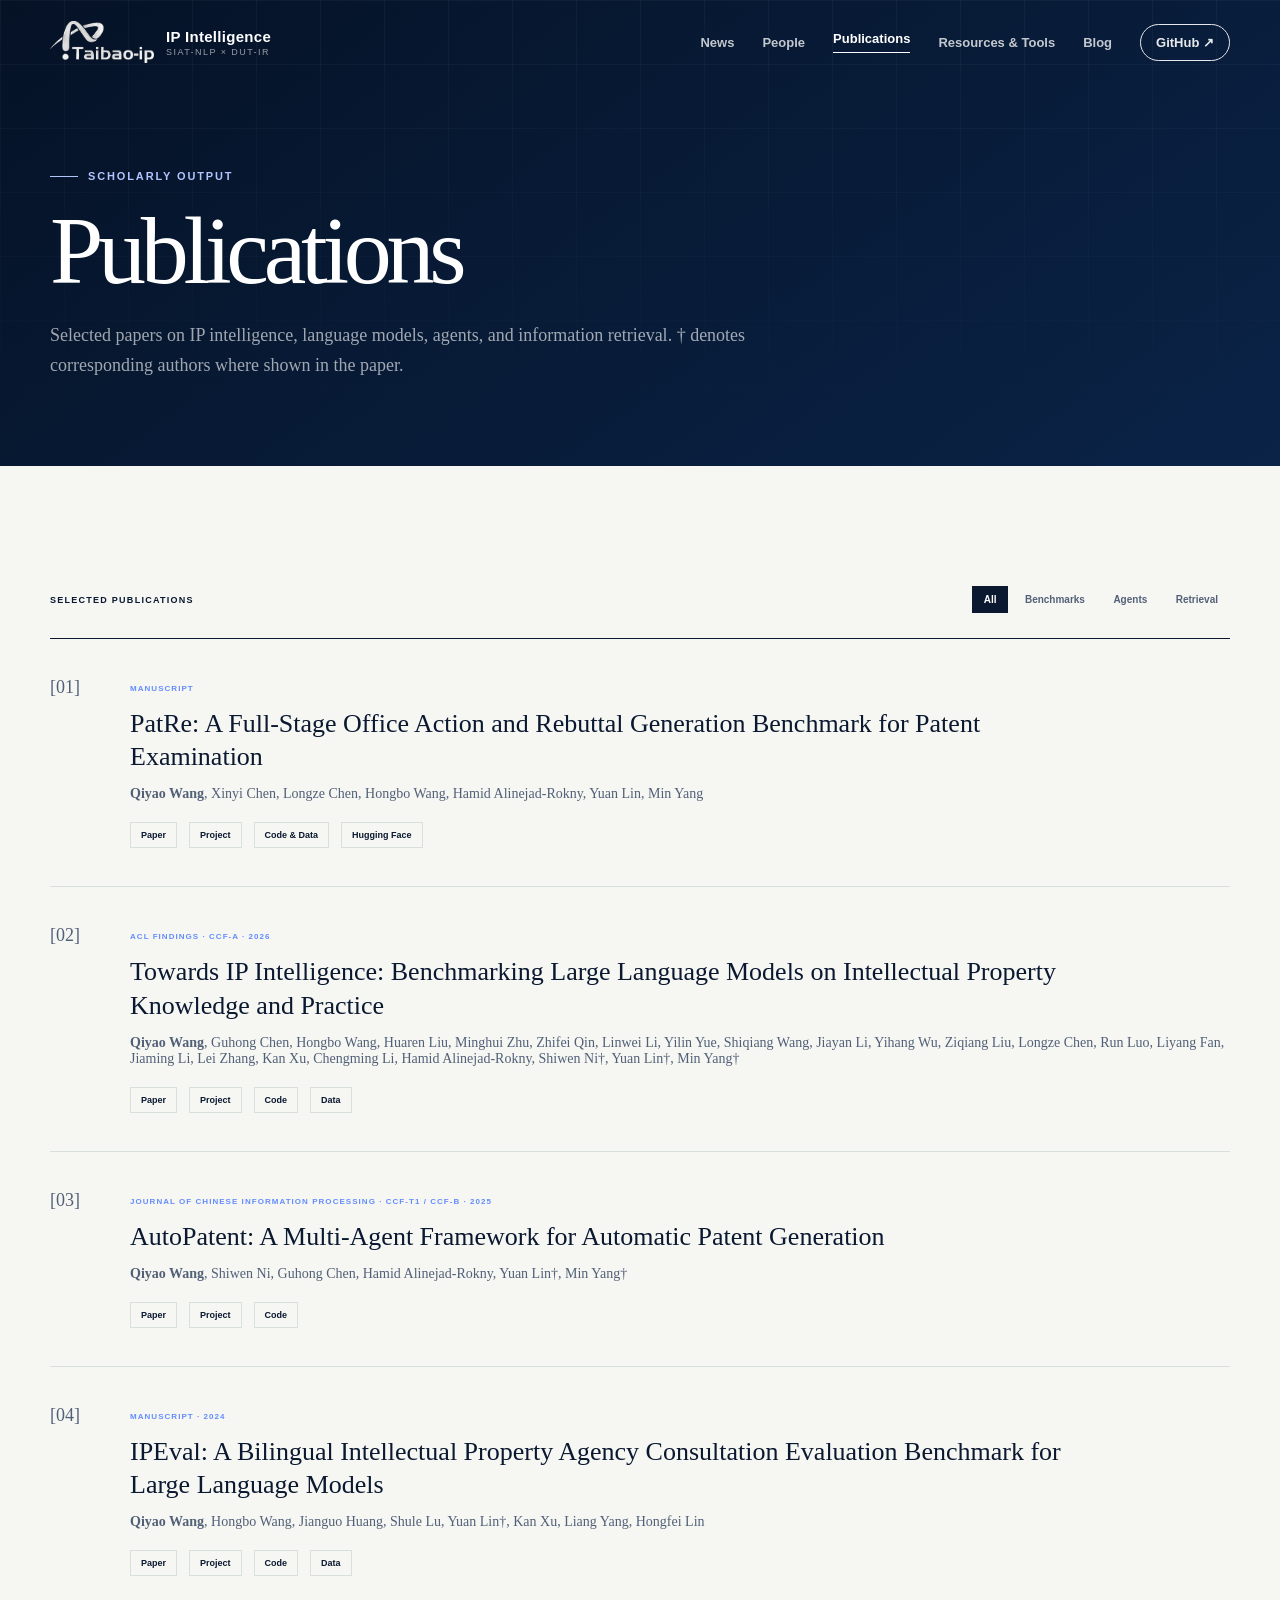
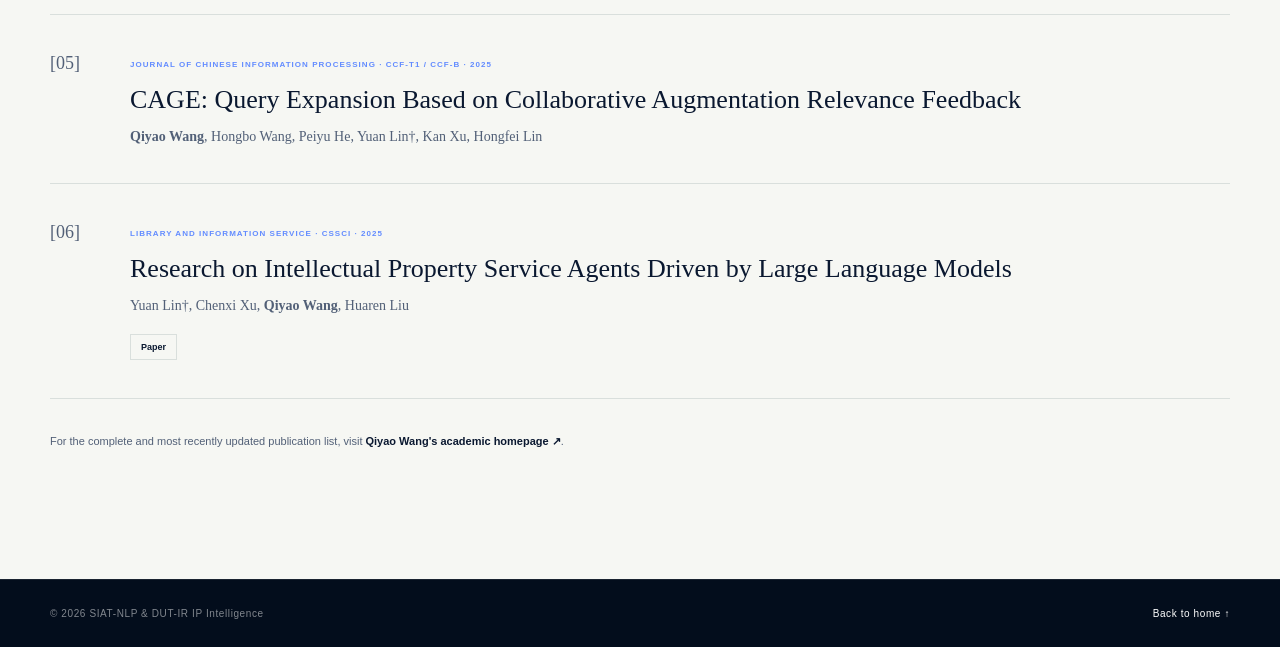
<file: publications.html>
<!doctype html>
<html lang="en">
<head>
<meta charset="UTF-8">
<meta name="viewport" content="width=device-width,initial-scale=1">
<meta name="description" content="Publications from SIAT-NLP & DUT-IR IP Intelligence.">
<meta property="og:title" content="Publications — IP Intelligence">
<meta property="og:description" content="Selected papers on IP intelligence, language models, agents, and information retrieval.">
<meta property="og:type" content="website">
<meta property="og:url" content="https://aiforip.github.io/publications.html">
<link rel="canonical" href="https://aiforip.github.io/publications.html">
<link rel="icon" href="favicon.svg" type="image/svg+xml">
<link rel="stylesheet" href="styles.css">
<title>Publications — IP Intelligence</title>
</head>
<body>
<header class="site-header inner-header">
<div class="container nav-wrap">
<a class="brand" href="index.html">
<img class="lab-logo" src="assets/taibao-ip-logo.png" alt="Taibao-IP">
<span class="brand-text">
<strong>IP Intelligence</strong>
<small>SIAT-NLP × DUT-IR</small>
</span>
</a>
<button class="menu-toggle" aria-expanded="false" aria-controls="site-nav" aria-label="Toggle navigation">
<span>
</span>
<span>
</span>
<span>
</span>
</button>
<nav class="site-nav" id="site-nav">
<a href="news.html">News</a>
<a href="people.html">People</a>
<a class="active" href="publications.html">Publications</a>
<a href="resources.html">Resources &amp; Tools</a>
<a href="blog.html">Blog</a>
<a class="nav-github" href="https://github.com/AIforIP">GitHub ↗</a>
</nav>
</div>
</header>
<main>
<section class="page-hero">
<div class="page-grid">
</div>
<div class="container">
<p class="eyebrow">
<span>
</span> Scholarly output</p>
<h1>Publications</h1>
<p>Selected papers on IP intelligence, language models, agents, and information retrieval. † denotes corresponding authors where shown in the paper.</p>
</div>
</section>
<section class="publication-page section-pad">
<div class="container">
<div class="pub-toolbar">
<p>SELECTED PUBLICATIONS</p>
<div>
<button class="filter active" data-filter="all">All</button>
<button class="filter" data-filter="benchmark">Benchmarks</button>
<button class="filter" data-filter="agent">Agents</button>
<button class="filter" data-filter="retrieval">Retrieval</button>
</div>
</div>
<div class="bibliography">
<article data-category="benchmark">
<div class="bib-no">[01]</div>
<div>
<span>MANUSCRIPT</span>
<h2>PatRe: A Full-Stage Office Action and Rebuttal Generation Benchmark for Patent Examination</h2>
<p>
<strong>Qiyao Wang</strong>, Xinyi Chen, Longze Chen, Hongbo Wang, Hamid Alinejad-Rokny, Yuan Lin, Min Yang</p>
<nav>
<a href="https://arxiv.org/abs/2605.03571">Paper</a>
<a href="https://patre.wangqiyao.me/">Project</a>
<a href="https://github.com/AIforIP/PatRe">Code &amp; Data</a>
<a href="https://huggingface.co/papers/2605.03571">Hugging Face</a>
</nav>
</div>
</article>
<article data-category="benchmark">
<div class="bib-no">[02]</div>
<div>
<span>ACL FINDINGS · CCF-A · 2026</span>
<h2>Towards IP Intelligence: Benchmarking Large Language Models on Intellectual Property Knowledge and Practice</h2>
<p>
<strong>Qiyao Wang</strong>, Guhong Chen, Hongbo Wang, Huaren Liu, Minghui Zhu, Zhifei Qin, Linwei Li, Yilin Yue, Shiqiang Wang, Jiayan Li, Yihang Wu, Ziqiang Liu, Longze Chen, Run Luo, Liyang Fan, Jiaming Li, Lei Zhang, Kan Xu, Chengming Li, Hamid Alinejad-Rokny, Shiwen Ni†, Yuan Lin†, Min Yang†</p>
<nav>
<a href="https://arxiv.org/abs/2504.15524">Paper</a>
<a href="https://ipbench.wangqiyao.me/">Project</a>
<a href="https://github.com/IPBench/IPBench">Code</a>
<a href="https://huggingface.co/datasets/IPBench/IPBench">Data</a>
</nav>
</div>
</article>
<article data-category="agent">
<div class="bib-no">[03]</div>
<div>
<span>JOURNAL OF CHINESE INFORMATION PROCESSING · CCF-T1 / CCF-B · 2025</span>
<h2>AutoPatent: A Multi-Agent Framework for Automatic Patent Generation</h2>
<p>
<strong>Qiyao Wang</strong>, Shiwen Ni, Guhong Chen, Hamid Alinejad-Rokny, Yuan Lin†, Min Yang†</p>
<nav>
<a href="https://arxiv.org/abs/2412.09796">Paper</a>
<a href="https://autopatent.wangqiyao.me/">Project</a>
<a href="https://github.com/QiYao-Wang/AutoPatent">Code</a>
</nav>
</div>
</article>
<article data-category="benchmark">
<div class="bib-no">[04]</div>
<div>
<span>MANUSCRIPT · 2024</span>
<h2>IPEval: A Bilingual Intellectual Property Agency Consultation Evaluation Benchmark for Large Language Models</h2>
<p>
<strong>Qiyao Wang</strong>, Hongbo Wang, Jianguo Huang, Shule Lu, Yuan Lin†, Kan Xu, Liang Yang, Hongfei Lin</p>
<nav>
<a href="https://arxiv.org/abs/2406.12386">Paper</a>
<a href="https://ipeval.wangqiyao.me/">Project</a>
<a href="https://github.com/QiYao-Wang/IPEval">Code</a>
<a href="https://huggingface.co/datasets/Mathsion/IPEval">Data</a>
</nav>
</div>
</article>
<article data-category="retrieval">
<div class="bib-no">[05]</div>
<div>
<span>JOURNAL OF CHINESE INFORMATION PROCESSING · CCF-T1 / CCF-B · 2025</span>
<h2>CAGE: Query Expansion Based on Collaborative Augmentation Relevance Feedback</h2>
<p>
<strong>Qiyao Wang</strong>, Hongbo Wang, Peiyu He, Yuan Lin†, Kan Xu, Hongfei Lin</p>
</div>
</article>
<article data-category="agent">
<div class="bib-no">[06]</div>
<div>
<span>LIBRARY AND INFORMATION SERVICE · CSSCI · 2025</span>
<h2>Research on Intellectual Property Service Agents Driven by Large Language Models</h2>
<p>Yuan Lin†, Chenxi Xu, <strong>Qiyao Wang</strong>, Huaren Liu</p>
<nav>
<a href="https://kns.cnki.net/kcms2/article/abstract?v=lj-1FT9NYjAosSU0rkR3eAemiyJJV0UT9espBjfpbnQLhymtG7Sl0mkeef-85SJKmmq_DJ9cyAzKtMh_7RFvFt2wintqOS6GXLM5uR9cCp-riN0KG-UfNHLX3XuCClO4zO7cF6G7vgGLVAtZ1vKHegVR-d65xlS1d4ckvaRFH8NzunTn5ppPRw==&amp;uniplatform=NZKPT&amp;language=CHS">Paper</a>
</nav>
</div>
</article>
</div>
<p class="pub-note">For the complete and most recently updated publication list, visit <a href="https://wangqiyao.me/#-publications">Qiyao Wang's academic homepage ↗</a>.</p>
</div>
</section>
</main>
<footer class="compact-footer">
<div class="container">
<span>© <span id="year">
</span> SIAT-NLP &amp; DUT-IR IP Intelligence</span>
<a href="index.html">Back to home ↑</a>
</div>
</footer>
<script src="script.js">
</script>
</body>
</html>
</file>
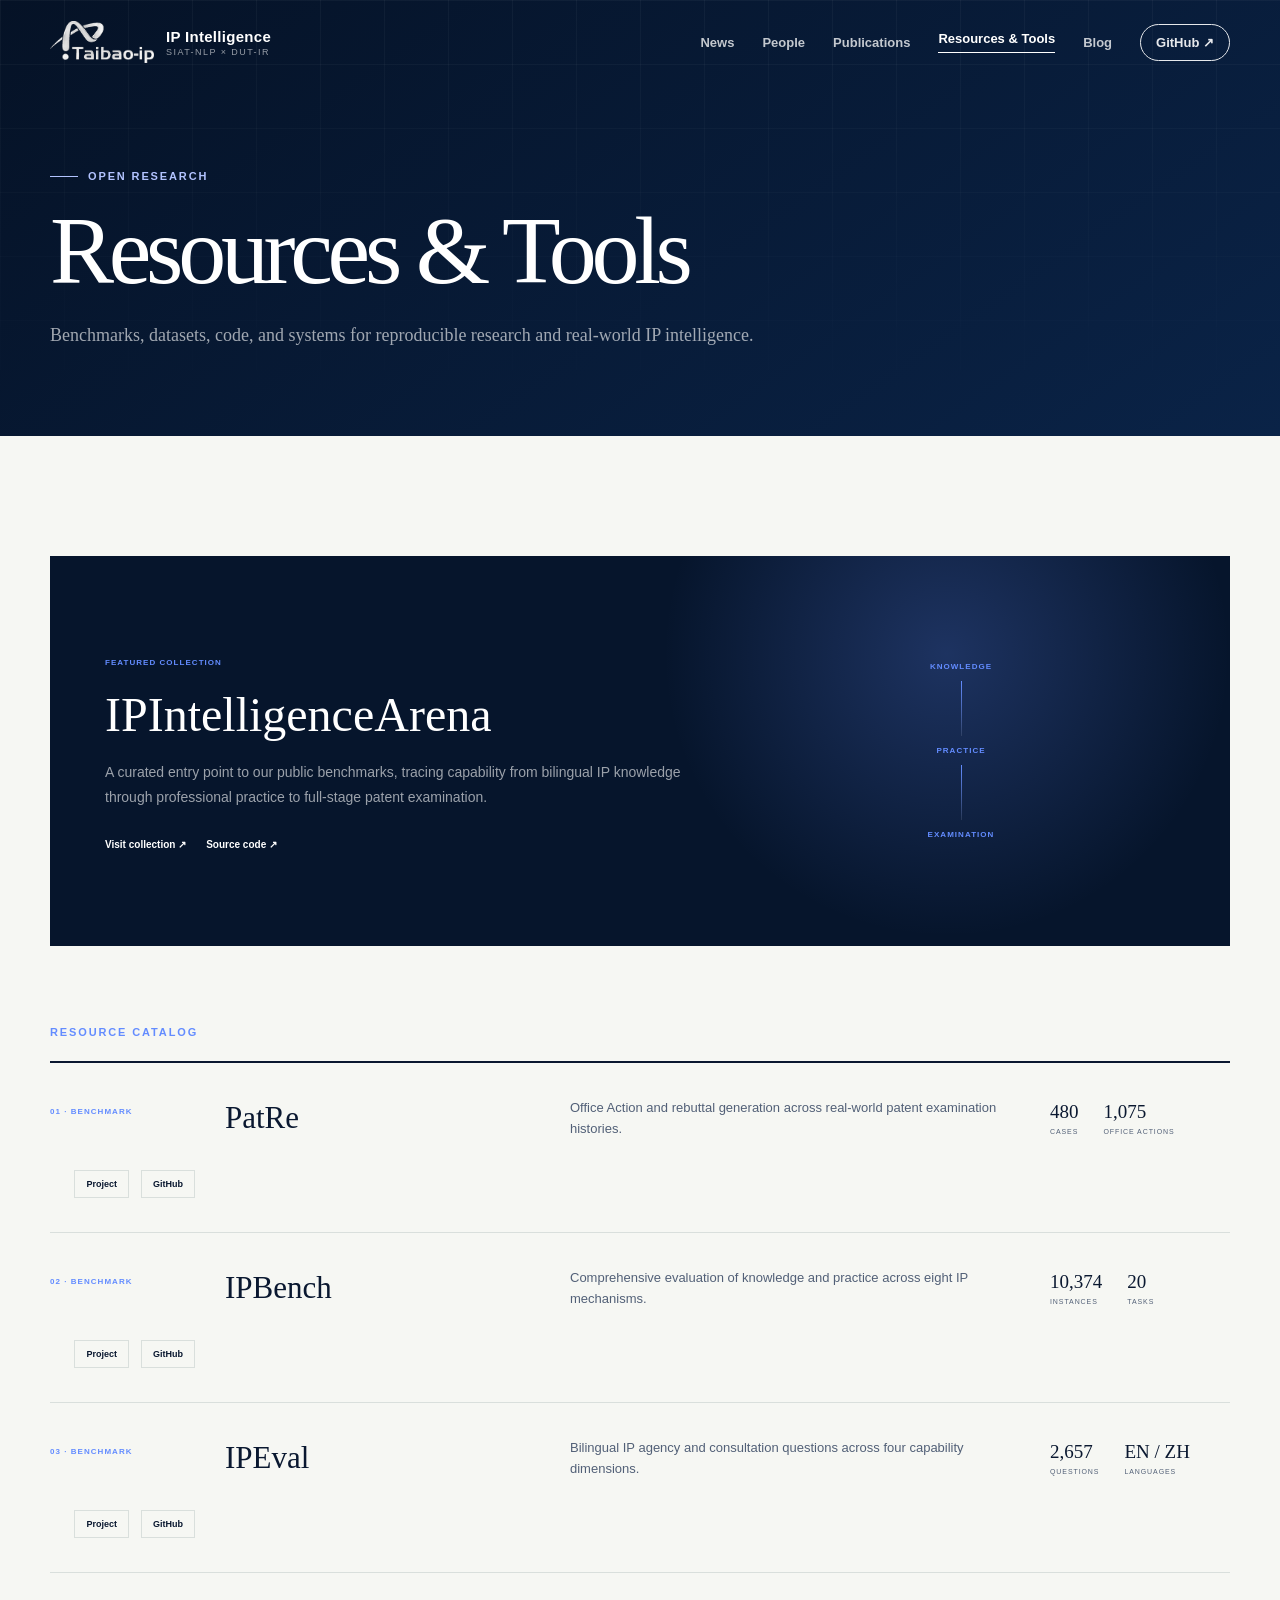
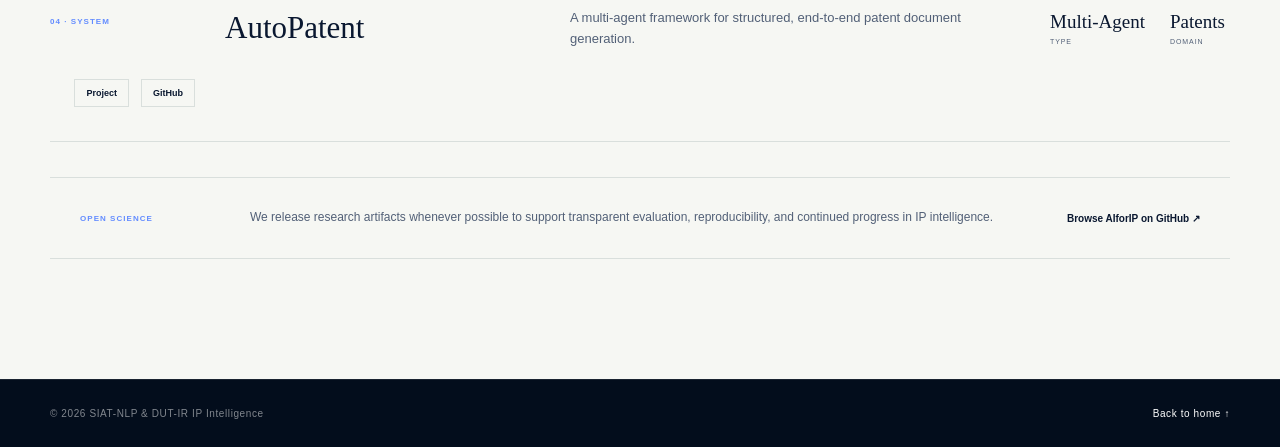
<file: resources.html>
<!doctype html>
<html lang="en">
<head>
<meta charset="UTF-8">
<meta name="viewport" content="width=device-width,initial-scale=1">
<meta name="description" content="Open resources and tools from SIAT-NLP & DUT-IR IP Intelligence.">
<meta property="og:title" content="Resources &amp; Tools — IP Intelligence">
<meta property="og:description" content="Open benchmarks, datasets, code, and systems for IP intelligence research.">
<meta property="og:type" content="website">
<meta property="og:url" content="https://aiforip.github.io/resources.html">
<link rel="canonical" href="https://aiforip.github.io/resources.html">
<link rel="icon" href="favicon.svg" type="image/svg+xml">
<link rel="stylesheet" href="styles.css">
<title>Resources & Tools — IP Intelligence</title>
</head>
<body>
<header class="site-header inner-header">
<div class="container nav-wrap">
<a class="brand" href="index.html">
<img class="lab-logo" src="assets/taibao-ip-logo.png" alt="Taibao-IP">
<span class="brand-text">
<strong>IP Intelligence</strong>
<small>SIAT-NLP × DUT-IR</small>
</span>
</a>
<button class="menu-toggle" aria-expanded="false" aria-controls="site-nav" aria-label="Toggle navigation">
<span>
</span>
<span>
</span>
<span>
</span>
</button>
<nav class="site-nav" id="site-nav">
<a href="news.html">News</a>
<a href="people.html">People</a>
<a href="publications.html">Publications</a>
<a class="active" href="resources.html">Resources &amp; Tools</a>
<a href="blog.html">Blog</a>
<a class="nav-github" href="https://github.com/AIforIP">GitHub ↗</a>
</nav>
</div>
</header>
<main>
<section class="page-hero">
<div class="page-grid">
</div>
<div class="container">
<p class="eyebrow">
<span>
</span> Open research</p>
<h1>Resources &amp; Tools</h1>
<p>Benchmarks, datasets, code, and systems for reproducible research and real-world IP intelligence.</p>
</div>
</section>
<section class="resource-page section-pad">
<div class="container">
<article class="arena-banner">
<div>
<span>FEATURED COLLECTION</span>
<h2>IPIntelligenceArena</h2>
<p>A curated entry point to our public benchmarks, tracing capability from bilingual IP knowledge through professional practice to full-stage patent examination.</p>
<nav>
<a href="https://iparena.wangqiyao.me/">Visit collection ↗</a>
<a href="https://github.com/AIforIP/IPIntelligenceArena">Source code ↗</a>
</nav>
</div>
<div class="arena-scale">
<span>KNOWLEDGE</span>
<i>
</i>
<span>PRACTICE</span>
<i>
</i>
<span>EXAMINATION</span>
</div>
</article>
<p class="section-kicker catalog-title">Resource Catalog</p>
<div class="catalog">
<article>
<span>01 · BENCHMARK</span>
<h2>PatRe</h2>
<p>Office Action and rebuttal generation across real-world patent examination histories.</p>
<dl>
<div>
<dt>CASES</dt>
<dd>480</dd>
</div>
<div>
<dt>OFFICE ACTIONS</dt>
<dd>1,075</dd>
</div>
</dl>
<nav>
<a href="https://patre.wangqiyao.me/">Project</a>
<a href="https://github.com/AIforIP/PatRe">GitHub</a>
</nav>
</article>
<article>
<span>02 · BENCHMARK</span>
<h2>IPBench</h2>
<p>Comprehensive evaluation of knowledge and practice across eight IP mechanisms.</p>
<dl>
<div>
<dt>INSTANCES</dt>
<dd>10,374</dd>
</div>
<div>
<dt>TASKS</dt>
<dd>20</dd>
</div>
</dl>
<nav>
<a href="https://ipbench.wangqiyao.me/">Project</a>
<a href="https://github.com/IPBench/IPBench">GitHub</a>
</nav>
</article>
<article>
<span>03 · BENCHMARK</span>
<h2>IPEval</h2>
<p>Bilingual IP agency and consultation questions across four capability dimensions.</p>
<dl>
<div>
<dt>QUESTIONS</dt>
<dd>2,657</dd>
</div>
<div>
<dt>LANGUAGES</dt>
<dd>EN / ZH</dd>
</div>
</dl>
<nav>
<a href="https://ipeval.wangqiyao.me/">Project</a>
<a href="https://github.com/QiYao-Wang/IPEval">GitHub</a>
</nav>
</article>
<article>
<span>04 · SYSTEM</span>
<h2>AutoPatent</h2>
<p>A multi-agent framework for structured, end-to-end patent document generation.</p>
<dl>
<div>
<dt>TYPE</dt>
<dd>Multi-Agent</dd>
</div>
<div>
<dt>DOMAIN</dt>
<dd>Patents</dd>
</div>
</dl>
<nav>
<a href="https://autopatent.wangqiyao.me/">Project</a>
<a href="https://github.com/QiYao-Wang/AutoPatent">GitHub</a>
</nav>
</article>
</div>
<div class="open-note">
<span>OPEN SCIENCE</span>
<p>We release research artifacts whenever possible to support transparent evaluation, reproducibility, and continued progress in IP intelligence.</p>
<a href="https://github.com/AIforIP">Browse AIforIP on GitHub ↗</a>
</div>
</div>
</section>
</main>
<footer class="compact-footer">
<div class="container">
<span>© <span id="year">
</span> SIAT-NLP &amp; DUT-IR IP Intelligence</span>
<a href="index.html">Back to home ↑</a>
</div>
</footer>
<script src="script.js">
</script>
</body>
</html>
</file>
<file: styles.css>
:root{--ink:#0a1830;--muted:#526077;--paper:#f6f7f3;--paper-2:#edf0eb;--white:#fff;--navy:#06152c;--navy-2:#0b2346;--blue:#638cff;--violet:#917aff;--green:#55cbae;--orange:#ffb071;--line:#d9dfdc;--max:1180px;--serif:Georgia,"Times New Roman",serif;--sans:Inter,ui-sans-serif,-apple-system,BlinkMacSystemFont,"Segoe UI",sans-serif}
*{box-sizing:border-box}
html{scroll-behavior:smooth}
body{margin:0;color:var(--ink);background:var(--paper);font-family:var(--sans);-webkit-font-smoothing:antialiased}
a{color:inherit;text-decoration:none}
.container{width:min(calc(100% - 48px),var(--max));margin:auto}
.skip-link{position:fixed;z-index:100;top:10px;left:10px;padding:10px 14px;color:#fff;background:var(--blue);transform:translateY(-150%)}
.skip-link:focus{transform:none}
.site-header{position:absolute;z-index:30;width:100%;color:#fff}
.site-header.scrolled{position:fixed;color:var(--ink);background:rgba(246,247,243,.92);border-bottom:1px solid rgba(10,24,48,.08);backdrop-filter:blur(18px);animation:drop .25s ease}
@keyframes drop{from{transform:translateY(-100%)}
to{transform:none}
}
.nav-wrap{min-height:84px;display:flex;align-items:center;justify-content:space-between;gap:30px}
.brand{display:flex;align-items:center;gap:12px}
.brand-mark{width:42px;height:42px;display:grid;place-items:center;border:1px solid rgba(255,255,255,.3);font-family:var(--serif);font-weight:700;font-size:19px}
.scrolled .brand-mark{border-color:rgba(10,24,48,.2)}
.brand-text{display:grid;gap:2px}
.brand-text strong{font-size:15px;letter-spacing:.02em}
.brand-text small{font-size:9px;letter-spacing:.16em;opacity:.58}
.site-nav{display:flex;align-items:center;gap:28px;font-size:13px;font-weight:650}
.site-nav>a{opacity:.76;transition:.2s}
.site-nav>a:hover{opacity:1}
.site-nav .nav-github{padding:10px 15px;border:1px solid currentColor;border-radius:100px;opacity:.9}
.menu-toggle{display:none;border:0;background:none;color:inherit;width:42px;padding:8px}
.menu-toggle span{display:block;height:2px;margin:5px;background:currentColor}
.hero{position:relative;min-height:820px;overflow:hidden;color:#fff;background:radial-gradient(circle at 56% 10%,rgba(99,140,255,.17),transparent 35%),linear-gradient(145deg,#051226 0%,#092042 62%,#0c2b55 100%)}
.hero-grid{position:absolute;inset:0;background-image:linear-gradient(rgba(255,255,255,.045) 1px,transparent 1px),linear-gradient(90deg,rgba(255,255,255,.045) 1px,transparent 1px);background-size:64px 64px;mask-image:linear-gradient(#000,transparent 92%)}
.hero-glow{position:absolute;border-radius:50%;filter:blur(15px)}
.glow-one{width:380px;height:380px;right:-160px;top:11%;background:rgba(145,122,255,.13)}
.glow-two{width:280px;height:280px;left:28%;bottom:-130px;background:rgba(85,203,174,.1)}
.hero-layout{position:relative;z-index:2;min-height:820px;padding:160px 0 100px;display:grid;grid-template-columns:1.1fr .72fr;align-items:center;gap:70px}
.eyebrow,.section-kicker{margin:0 0 23px;color:var(--blue);font-size:11px;font-weight:760;letter-spacing:.17em;text-transform:uppercase}
.eyebrow{display:flex;align-items:center;gap:10px;color:#b2c3ff}
.eyebrow span{width:28px;height:1px;background:currentColor}
.hero h1{margin:0;max-width:720px;font:500 clamp(52px,6vw,80px)/.98 var(--serif);letter-spacing:-.055em}
.hero h1 em{color:#b1c2ff;font-weight:500}
.hero-summary{max-width:680px;margin:31px 0 0;color:rgba(255,255,255,.7);font-size:17px;line-height:1.75}
.hero-actions{display:flex;gap:12px;margin-top:38px}
.button{padding:16px 22px;border-radius:100px;font-size:13px;font-weight:720}
.primary{color:#081833;background:#fff}
.secondary{border:1px solid rgba(255,255,255,.28)}
.hero-visual{padding:20px;border:1px solid rgba(255,255,255,.17);border-radius:26px;background:rgba(255,255,255,.035);box-shadow:0 30px 90px rgba(0,0,0,.25);backdrop-filter:blur(8px)}
.visual-label,.visual-foot{display:flex;justify-content:space-between;color:rgba(255,255,255,.45);font-size:9px;letter-spacing:.15em}
.visual-label i{font-style:normal;color:#7ee2bd}
.visual-label i:before{content:"";display:inline-block;width:6px;height:6px;margin-right:7px;background:#55cbae;border-radius:50%}
.orbit-wrap{position:relative;height:350px}
.orbit{position:absolute;top:50%;left:50%;border:1px solid rgba(255,255,255,.13);border-radius:50%;transform:translate(-50%,-50%)}
.orbit-a{width:260px;height:260px}
.orbit-b{width:170px;height:170px}
.core{position:absolute;top:50%;left:50%;width:96px;height:96px;display:grid;place-content:center;text-align:center;transform:translate(-50%,-50%);border-radius:50%;background:linear-gradient(135deg,#668eff,#806aff);font:600 28px var(--serif);box-shadow:0 0 55px rgba(99,140,255,.3)}
.core small{display:block;margin-top:4px;font:600 7px var(--sans);letter-spacing:.16em}
.node{position:absolute;padding:7px 9px;color:rgba(255,255,255,.68);background:#0b2243;border:1px solid rgba(255,255,255,.16);font-size:8px;letter-spacing:.13em}
.node-a{top:42px;left:46%}
.node-b{right:20px;top:53%}
.node-c{left:31px;bottom:61px}
.scroll-cue{position:absolute;z-index:2;left:50%;bottom:25px;display:flex;align-items:center;gap:12px;transform:translateX(-50%);color:rgba(255,255,255,.4);font-size:8px;letter-spacing:.16em}
.scroll-cue span{width:26px;height:1px;background:currentColor}
.section-pad{padding:120px 0}
.manifesto-grid{display:grid;grid-template-columns:170px 1fr;gap:30px}
.manifesto-copy h2,.section-head h2{margin:0;font:500 clamp(38px,4.2vw,58px)/1.05 var(--serif);letter-spacing:-.035em}
.manifesto-copy>p{max-width:790px;margin:30px 0 0;color:var(--muted);font-size:17px;line-height:1.8}
.research-pillars{grid-column:2;display:grid;grid-template-columns:repeat(3,1fr);gap:1px;margin-top:58px;background:var(--line);border:1px solid var(--line)}
.research-pillars article{padding:34px;background:var(--paper)}
.research-pillars b{color:var(--blue);font-size:11px}
.research-pillars h3{margin:45px 0 12px;font:500 25px var(--serif)}
.research-pillars p{margin:0;color:var(--muted);font-size:13px;line-height:1.7}
.news,.publications{background:var(--paper-2)}
.section-head{display:flex;align-items:end;justify-content:space-between;gap:40px;margin-bottom:56px}
.section-head .section-kicker{margin-bottom:18px}
.section-head>a{padding-bottom:5px;border-bottom:1px solid var(--ink);font-size:12px;font-weight:700}
.section-head>p{max-width:400px;margin:0;color:var(--muted);font-size:14px;line-height:1.7}
.news-list{display:grid;grid-template-columns:1fr 1fr;border-top:1px solid var(--line)}
.news-feature{padding:48px 55px 30px 0;border-right:1px solid var(--line)}
.news time{color:var(--muted);font-size:10px;letter-spacing:.12em}
.news-tag{display:inline-block;margin-left:15px;padding:5px 8px;color:#2e5ede;background:#e2e8ff;font-size:8px;font-weight:750;letter-spacing:.12em}
.news-feature h3{margin:65px 0 18px;font:500 34px/1.15 var(--serif)}
.news-feature p,.news-stack p{color:var(--muted);line-height:1.65}
.news-feature a{display:inline-block;margin-top:28px;font-size:12px;font-weight:700}
.news-stack article{display:grid;grid-template-columns:72px 1fr;gap:24px;padding:30px 0 30px 42px;border-bottom:1px solid var(--line)}
.news-stack .news-tag{margin:0}
.news-stack h3{margin:12px 0 7px;font:500 20px var(--serif)}
.news-stack p{margin:0;font-size:12px}
.people-grid{display:grid;grid-template-columns:repeat(4,1fr);gap:18px}
.person{padding:14px 14px 24px;border:1px solid var(--line);transition:.25s}
.person:hover{transform:translateY(-6px);box-shadow:0 20px 50px rgba(10,24,48,.09)}
.portrait{height:250px;display:grid;place-items:center;margin-bottom:22px;overflow:hidden;background-image:linear-gradient(135deg,transparent 48%,rgba(255,255,255,.25) 49%,rgba(255,255,255,.25) 50%,transparent 51%)}
.portrait span{font:500 68px var(--serif);opacity:.7}
.portrait-photo{background:#d8dde3}
.portrait-photo img{width:100%;height:100%;display:block;object-fit:cover;object-position:center 25%;filter:saturate(.82) contrast(1.04)}
.tone-blue{color:#2e57a2;background-color:#dbe6fa}
.tone-violet{color:#5c4b8a;background-color:#e4def2}
.tone-green{color:#357c6a;background-color:#dbece7}
.tone-orange{color:#9a613c;background-color:#f3e2d5}
.person .role,.resource-card>span,.publication>div>span,.footer-grid>div>span,.join-card span{font-size:8px;font-weight:750;letter-spacing:.13em;color:var(--blue)}
.person h3{margin:10px 0 7px;font:500 25px var(--serif)}
.person p{min-height:40px;margin:0;color:var(--muted);font-size:11px;line-height:1.6}
.person i{display:block;margin-top:20px;font-size:10px;font-style:normal;font-weight:700}
.join-card{display:grid;grid-template-columns:1.1fr 1fr auto;align-items:center;gap:45px;margin-top:30px;padding:32px 38px;color:#fff;background:var(--navy)}
.join-card h3{margin:7px 0 0;font:500 23px var(--serif)}
.join-card p{margin:0;color:rgba(255,255,255,.58);font-size:12px;line-height:1.6}
.join-card a{font-size:11px;font-weight:700}
.pub-list{border-top:1px solid var(--line)}
.publication{display:grid;grid-template-columns:145px 1fr;padding:36px 0;border-bottom:1px solid var(--line)}
.pub-year{font:500 27px var(--serif)}
.pub-year small{display:block;margin-top:7px;color:var(--muted);font:700 8px var(--sans);letter-spacing:.14em}
.publication h3{max-width:880px;margin:12px 0;font:500 25px/1.25 var(--serif)}
.publication p{margin:0;color:var(--muted);font-size:12px}
.publication nav{display:flex;gap:20px;margin-top:20px}
.publication nav a{font-size:10px;font-weight:700}
.resources{color:#fff;background:var(--navy)}
.resources .section-kicker{color:#8eabff}
.resources .section-head>p{color:rgba(255,255,255,.55)}
.resource-grid{display:grid;grid-template-columns:repeat(4,1fr);gap:14px}
.resource-card{min-height:230px;padding:26px;display:flex;flex-direction:column;border:1px solid rgba(255,255,255,.14);background:rgba(255,255,255,.035);transition:.25s}
.resource-card:hover{border-color:rgba(255,255,255,.4);transform:translateY(-4px)}
.resource-card.featured{grid-column:span 2;grid-row:span 2;min-height:474px;background:radial-gradient(circle at 75% 25%,rgba(99,140,255,.22),transparent 32%),var(--navy-2)}
.resource-card.featured div{margin:auto 0}
.resource-card.featured b{width:90px;height:90px;display:grid;place-items:center;border-radius:50%;background:var(--blue);font:500 30px var(--serif)}
.resource-card h3{margin:auto 0 10px;font:500 29px var(--serif)}
.resource-card.featured h3{margin:30px 0 12px;font-size:40px}
.resource-card p{margin:0;color:rgba(255,255,255,.56);font-size:12px;line-height:1.6}
.resource-card i{margin-top:auto;padding-top:25px;font-size:10px;font-style:normal;font-weight:700}
footer{padding:75px 0 28px;color:#fff;background:#030d1c;border-top:1px solid rgba(255,255,255,.09)}
.footer-grid{display:grid;grid-template-columns:2fr 1fr 1fr;gap:80px}
.footer-brand{margin-bottom:25px}
.footer-grid p{max-width:350px;color:rgba(255,255,255,.45);font-size:12px;line-height:1.7}
.footer-grid>div:not(:first-child){display:flex;flex-direction:column;gap:14px}
.footer-grid>div>span{margin-bottom:8px;color:rgba(255,255,255,.35)}
.footer-grid>div>a{font-size:11px;color:rgba(255,255,255,.7)}
.copyright{display:flex;justify-content:space-between;margin-top:65px;padding-top:25px;border-top:1px solid rgba(255,255,255,.1);color:rgba(255,255,255,.3);font-size:9px;letter-spacing:.08em}
.reveal{opacity:0;transform:translateY(24px);transition:opacity .7s ease,transform .7s ease}
.reveal.visible{opacity:1;transform:none}
@media (prefers-reduced-motion:reduce){html{scroll-behavior:auto}
.reveal{opacity:1;transform:none;transition:none}
}
@media(max-width:900px){.site-nav{display:none;position:absolute;top:74px;left:24px;right:24px;padding:20px;flex-direction:column;align-items:stretch;color:var(--ink);background:#fff;box-shadow:0 20px 50px rgba(0,0,0,.18)}
.site-nav.open{display:flex}
.menu-toggle{display:block}
.hero-layout{grid-template-columns:1fr;padding-top:145px}
.hero-visual{display:none}
.manifesto-grid{grid-template-columns:1fr}
.research-pillars{grid-column:1}
.people-grid{grid-template-columns:repeat(2,1fr)}
.join-card{grid-template-columns:1fr}
.resource-grid{grid-template-columns:repeat(2,1fr)}
}
@media(max-width:620px){.container{width:min(calc(100% - 32px),var(--max))}
.brand-text small{letter-spacing:.08em}
.hero{min-height:720px}
.hero-layout{min-height:720px}
.hero h1{font-size:47px}
.hero-summary{font-size:15px}
.hero-actions{flex-direction:column;align-items:flex-start}
.section-pad{padding:85px 0}
.manifesto-copy h2,.section-head h2{font-size:38px}
.research-pillars,.people-grid,.news-list,.resource-grid{grid-template-columns:1fr}
.news-feature{border-right:0;border-bottom:1px solid var(--line);padding-right:0}
.news-stack article{padding-left:0}
.section-head{align-items:flex-start;flex-direction:column}
.portrait{height:230px}
.publication{grid-template-columns:1fr;gap:20px}
.publication h3{font-size:21px}
.resource-card.featured{grid-column:auto;grid-row:auto;min-height:380px}
.footer-grid{grid-template-columns:1fr;gap:40px}
.copyright{gap:15px;flex-direction:column}
.scroll-cue{display:none}
}

/* Inner academic pages */
.person-lead{border-color:rgba(255,176,113,.7);box-shadow:inset 0 -3px 0 var(--orange)}
.inner-header{position:absolute}
.inner-header .site-nav .active{opacity:1;border-bottom:1px solid currentColor;padding-bottom:6px}
.page-hero{position:relative;overflow:hidden;padding:170px 0 85px;color:#fff;background:linear-gradient(145deg,#051226,#0a2347)}
.page-grid{position:absolute;inset:0;background-image:linear-gradient(rgba(255,255,255,.04) 1px,transparent 1px),linear-gradient(90deg,rgba(255,255,255,.04) 1px,transparent 1px);background-size:64px 64px;mask-image:linear-gradient(#000,transparent)}
.page-hero .container{position:relative}
.page-hero h1{margin:0;font:500 clamp(58px,8vw,96px)/.95 var(--serif);letter-spacing:-.055em}
.page-hero .container>p:last-child{max-width:720px;margin:25px 0 0;color:rgba(255,255,255,.62);font:18px/1.65 var(--serif)}
.compact-footer{padding:28px 0;color:rgba(255,255,255,.5);background:#030d1c;font-size:10px;letter-spacing:.06em}
.compact-footer .container{display:flex;justify-content:space-between}
.compact-footer a{color:#fff}
.archive-layout{display:grid;grid-template-columns:150px 1fr;gap:60px}
.archive aside{position:sticky;top:115px;align-self:start;display:flex;flex-direction:column;gap:16px}
.archive aside span{margin-bottom:10px;color:var(--muted);font-size:8px;letter-spacing:.15em}
.archive aside a{color:var(--muted);font:500 20px var(--serif)}
.archive aside a.active{color:var(--blue)}
.timeline-year{display:grid;grid-template-columns:115px 1fr;border-top:1px solid var(--line)}
.timeline-year>h2{margin:30px 0;font:500 33px var(--serif)}
.timeline-year>article{grid-column:2;display:grid;grid-template-columns:115px 1fr;gap:28px;padding:32px 0;border-bottom:1px solid var(--line)}
.timeline-year time{color:var(--muted);font-size:9px;letter-spacing:.1em}
.timeline-year article span,.faculty span,.lead-profile .role,.arena-banner span,.catalog>article>span,.open-note>span{color:var(--blue);font-size:8px;font-weight:750;letter-spacing:.13em}
.timeline-year h3{margin:9px 0 10px;font:500 24px var(--serif)}
.timeline-year p{margin:0;color:var(--muted);font-size:13px;line-height:1.65}
.timeline-year article a{display:inline-block;margin-top:17px;font-size:10px;font-weight:700}
.lead-profile{display:grid;grid-template-columns:300px 1fr;gap:55px;padding:35px;border:1px solid var(--line);background:#fff}
.lead-profile .portrait{height:320px;margin:0}
.lead-profile h2{margin:18px 0;font:500 43px var(--serif)}
.lead-profile h2 small{color:var(--muted);font-size:19px}
.lead-profile p{max-width:650px;color:var(--muted);font-size:15px;line-height:1.8}
.profile-links{display:flex;flex-wrap:wrap;gap:22px;margin-top:30px}
.profile-links a{padding-bottom:4px;border-bottom:1px solid var(--line);font-size:11px;font-weight:700}
.faculty-label{margin-top:80px}
.faculty-grid{display:grid;grid-template-columns:repeat(3,1fr);gap:18px}
.faculty{border:1px solid var(--line);background:#fff}
.faculty .portrait{height:230px;margin:0}
.faculty>div:last-child{padding:25px}
.faculty h3{margin:11px 0;font:500 28px var(--serif)}
.faculty p{min-height:45px;color:var(--muted);font-size:12px;line-height:1.6}
.faculty i{font-size:10px;font-style:normal;font-weight:700}
.pub-toolbar{display:flex;justify-content:space-between;align-items:center;padding-bottom:24px;border-bottom:1px solid var(--ink)}
.pub-toolbar p{font-size:9px;font-weight:750;letter-spacing:.14em}
.filter{padding:8px 12px;color:var(--muted);border:0;background:none;font:600 10px var(--sans);cursor:pointer}
.filter.active{color:#fff;background:var(--ink)}
.bibliography article{display:grid;grid-template-columns:80px 1fr;padding:38px 0;border-bottom:1px solid var(--line)}
.bib-no{color:var(--muted);font:500 18px var(--serif)}
.bibliography article span{color:var(--blue);font-size:8px;font-weight:750;letter-spacing:.13em}
.bibliography h2{max-width:950px;margin:12px 0;font:500 26px/1.3 var(--serif)}
.bibliography p{margin:0;color:var(--muted);font:14px var(--serif)}
.bibliography nav{display:flex;gap:12px;margin-top:20px}
.bibliography nav a{padding:7px 10px;border:1px solid var(--line);font-size:9px;font-weight:700}
.bibliography article.hidden{display:none}
.pub-note{margin-top:36px;color:var(--muted);font-size:11px}
.pub-note a{color:var(--ink);font-weight:700}
.arena-banner{min-height:390px;padding:55px;display:grid;grid-template-columns:1.2fr .8fr;align-items:center;color:#fff;background:radial-gradient(circle at 76% 25%,rgba(99,140,255,.25),transparent 30%),var(--navy)}
.arena-banner h2{margin:18px 0;font:500 48px var(--serif)}
.arena-banner p{max-width:610px;color:rgba(255,255,255,.6);font-size:14px;line-height:1.75}
.arena-banner nav{display:flex;gap:20px;margin-top:30px}
.arena-banner nav a{font-size:10px;font-weight:700}
.arena-scale{display:flex;flex-direction:column;align-items:center;gap:10px;color:rgba(255,255,255,.55);font-size:8px;letter-spacing:.14em}
.arena-scale i{width:1px;height:55px;background:linear-gradient(var(--blue),rgba(255,255,255,.1))}
.catalog-title{margin-top:80px}
.catalog{display:grid;grid-template-columns:repeat(2,1fr);gap:1px;background:var(--line);border:1px solid var(--line)}
.catalog>article{min-height:340px;padding:38px;display:flex;flex-direction:column;background:var(--paper)}
.catalog h2{margin:35px 0 12px;font:500 36px var(--serif)}
.catalog p{max-width:470px;color:var(--muted);font-size:13px;line-height:1.65}
.catalog dl{display:flex;gap:40px;margin-top:auto}
.catalog dl div{display:flex;flex-direction:column-reverse}
.catalog dt{margin-top:5px;color:var(--muted);font-size:7px;letter-spacing:.13em}
.catalog dd{margin:0;font:500 19px var(--serif)}
.catalog nav{display:flex;gap:12px;margin-top:25px}
.catalog nav a{padding:8px 11px;border:1px solid var(--line);font-size:9px;font-weight:700}
.open-note{display:grid;grid-template-columns:130px 1fr auto;align-items:center;gap:40px;margin-top:35px;padding:30px;border-top:1px solid var(--line);border-bottom:1px solid var(--line)}
.open-note p{margin:0;color:var(--muted);font-size:12px;line-height:1.65}
.open-note a{font-size:10px;font-weight:700}
@media(max-width:900px){.archive-layout{grid-template-columns:1fr}.archive aside{position:static;flex-direction:row}.lead-profile{grid-template-columns:220px 1fr}.faculty-grid{grid-template-columns:1fr}.arena-banner{grid-template-columns:1fr}.arena-scale{display:none}.catalog{grid-template-columns:1fr}.open-note{grid-template-columns:1fr}}
@media(max-width:620px){.page-hero{padding:145px 0 65px}.archive aside{display:none}.timeline-year{grid-template-columns:1fr}.timeline-year>article{grid-column:1;grid-template-columns:1fr}.lead-profile{grid-template-columns:1fr;padding:20px}.lead-profile .portrait{height:250px}.pub-toolbar{align-items:flex-start;flex-direction:column;gap:15px}.bibliography article{grid-template-columns:1fr;gap:14px}.arena-banner{padding:30px}.catalog>article{padding:28px}.compact-footer .container{gap:12px;flex-direction:column}}

/* Editorial home and shared Taibao-IP identity */
.lab-logo{display:block;width:104px;height:auto;filter:invert(1);mix-blend-mode:screen}
.site-header.scrolled .lab-logo{filter:none;mix-blend-mode:multiply}
.footer-brand .lab-logo{filter:invert(1);mix-blend-mode:screen}
.portrait-min img{object-position:74% center}
.editorial-hero{min-height:790px;color:var(--ink);background:#f2f3ef}
.editorial-hero .hero-grid{background-image:linear-gradient(rgba(10,24,48,.055) 1px,transparent 1px),linear-gradient(90deg,rgba(10,24,48,.055) 1px,transparent 1px);mask-image:linear-gradient(#000,transparent 92%)}
.home-header{color:var(--ink);border-bottom:1px solid rgba(10,24,48,.1)}
.home-header .lab-logo{filter:none;mix-blend-mode:multiply}
.editorial-hero .hero-layout{min-height:720px;padding:155px 0 105px;grid-template-columns:minmax(0,1.28fr) minmax(330px,.62fr);align-items:center}
.editorial-hero .eyebrow{color:#4d668f}
.editorial-hero h1{max-width:780px;font-size:clamp(58px,7vw,94px);line-height:.94}
.editorial-hero h1 em{color:#345a9e}
.editorial-hero .hero-summary{max-width:700px;color:#59667a;font:18px/1.75 var(--serif)}
.editorial-hero .hero-actions{gap:32px;margin-top:42px}
.text-link{display:flex;gap:22px;padding:0 0 8px;border-bottom:1px solid var(--ink);font-size:11px;font-weight:700;letter-spacing:.02em}
.hero-abstract{padding:0 0 0 38px;border-left:1px solid #bfc7c5}
.abstract-head{display:flex;justify-content:space-between;padding-bottom:15px;border-bottom:1px solid #bfc7c5;color:#677386;font-size:8px;font-weight:750;letter-spacing:.14em}
.hero-abstract>p{margin:30px 0 38px;font:20px/1.55 var(--serif)}
.hero-abstract dl{margin:0}
.hero-abstract dl div{display:grid;grid-template-columns:92px 1fr;padding:14px 0;border-top:1px solid #d2d7d4}
.hero-abstract dt{color:#77818f;font-size:7px;font-weight:750;letter-spacing:.14em}
.hero-abstract dd{margin:0;font-size:10px;font-weight:650}
.abstract-cite{display:flex;align-items:end;justify-content:space-between;margin-top:44px;padding-top:22px;border-top:2px solid var(--ink)}
.abstract-cite b{font:500 28px var(--serif)}
.abstract-cite b em{color:#345a9e}
.abstract-cite span{text-align:right;color:#677386;font:10px/1.45 var(--serif)}
.institution-strip{position:absolute;z-index:2;left:50%;bottom:0;height:70px;display:flex;align-items:center;gap:18px;transform:translateX(-50%);border-top:1px solid #bfc7c5;color:#364257;font:600 12px var(--serif);letter-spacing:.06em}
.institution-strip i{color:#8a94a2;font-style:normal}
.institution-strip p{margin-left:auto;color:#7a8491;font:700 7px var(--sans);letter-spacing:.16em}
.hero-index{grid-column:1/-1;display:grid;grid-template-columns:1.25fr 1fr 1fr;margin-top:-30px;border-top:1px solid #bfc7c5;border-bottom:1px solid #bfc7c5}
.hero-index>div{min-height:100px;padding:20px 28px 20px 0}
.hero-index>div+div{padding-left:28px;border-left:1px solid #cbd1cf}
.hero-index span{color:#65748b;font-size:7px;font-weight:750;letter-spacing:.15em}
.hero-index p{margin:14px 0 0;color:#344157;font:13px/1.55 var(--serif)}
.hero-index a{border-bottom:1px solid #b7c0c5}
@media(max-width:900px){.editorial-hero .hero-layout{grid-template-columns:1fr}.hero-abstract{display:none}.hero-index{margin-top:0}}
@media(max-width:620px){.editorial-hero h1{font-size:52px}.editorial-hero .hero-layout{padding-top:135px}.institution-strip{height:58px}.hero-index{grid-template-columns:1fr}.hero-index>div{min-height:auto;padding:18px 0}.hero-index>div+div{padding-left:0;border-top:1px solid #cbd1cf;border-left:0}}
.blog-feature{display:grid;grid-template-columns:240px 1fr;gap:55px;padding:45px 0 65px;border-top:2px solid var(--ink);border-bottom:1px solid var(--line)}
.blog-feature>div:first-child{display:flex;flex-direction:column;justify-content:space-between;color:var(--blue);font-size:8px;font-weight:750;letter-spacing:.13em}
.blog-feature time{color:var(--muted)}
.blog-feature h2{max-width:820px;margin:0 0 18px;font:500 39px/1.25 var(--serif)}
.blog-feature p{color:var(--muted);font:15px/1.7 var(--serif)}
.blog-feature a{display:inline-block;margin-top:18px;padding-bottom:5px;border-bottom:1px solid var(--ink);font-size:10px;font-weight:700}
.blog-heading{display:flex;justify-content:space-between;margin-top:70px;padding-bottom:20px;border-bottom:1px solid var(--ink);font-size:8px;font-weight:750;letter-spacing:.14em}
.essay-list>a{display:grid;grid-template-columns:110px 180px 1fr 50px;align-items:center;gap:25px;padding:28px 0;border-bottom:1px solid var(--line);transition:padding .2s}
.essay-list>a:hover{padding-left:10px}
.essay-list time,.essay-list span{color:var(--muted);font-size:8px;font-weight:700;letter-spacing:.1em}
.essay-list span{color:var(--blue)}
.essay-list h2{margin:0;font:500 21px/1.35 var(--serif)}
.essay-list i{text-align:right;font-size:9px;font-style:normal;font-weight:700}
@media(max-width:700px){.blog-feature{grid-template-columns:1fr}.blog-feature>div:first-child{gap:15px}.blog-feature h2{font-size:30px}.essay-list>a{grid-template-columns:90px 1fr}.essay-list span{display:none}.essay-list h2{grid-column:2}.essay-list i{display:none}}
.single-post .original-link{margin-left:24px;color:var(--muted);border-bottom-color:var(--line)}
.blog-coming{display:flex;justify-content:space-between;align-items:center;margin-top:58px;padding:25px 0;border-top:1px solid var(--line);border-bottom:1px solid var(--line)}
.blog-coming span{color:var(--blue);font-size:8px;font-weight:750;letter-spacing:.14em}
.blog-coming p{margin:0;color:var(--muted);font:13px var(--serif)}
.article-hero{position:relative;overflow:hidden;padding:155px 0 75px;color:#fff;background:linear-gradient(145deg,#051226,#0b294f)}
.article-hero .container{position:relative}
.article-back{display:inline-block;margin-bottom:55px;color:rgba(255,255,255,.55);font-size:9px;font-weight:700;letter-spacing:.08em}
.article-label{color:#91adff;font-size:9px;font-weight:750;letter-spacing:.16em}
.article-hero h1{max-width:1020px;margin:20px 0 45px;font:500 clamp(48px,6vw,78px)/1.02 var(--serif);letter-spacing:-.04em}
.article-hero h1 em{color:#b3c5ff;font-weight:500}
.article-meta{display:flex;gap:40px;padding-top:22px;border-top:1px solid rgba(255,255,255,.16);color:rgba(255,255,255,.5);font-size:8px;font-weight:650;letter-spacing:.1em}
.article-layout{display:grid;grid-template-columns:180px minmax(0,760px);justify-content:center;gap:85px;padding-top:90px;padding-bottom:120px}
.article-toc{position:sticky;top:110px;align-self:start;display:flex;flex-direction:column;gap:13px;padding-top:8px;border-top:2px solid var(--ink)}
.article-toc span{margin:6px 0 10px;color:var(--muted);font-size:8px;font-weight:750;letter-spacing:.14em}
.article-toc a{color:var(--muted);font:11px var(--serif)}
.article-toc a:hover{color:var(--blue)}
.article-body{font:17px/1.85 var(--serif)}
.article-body .article-lede{margin-top:0;color:#263853;font-size:24px;line-height:1.65}
.article-body p{margin:0 0 24px}
.article-body h2{margin:75px 0 28px;padding-top:18px;border-top:1px solid var(--ink);font:500 34px/1.25 var(--serif);letter-spacing:-.02em}
.article-body h2 span{display:block;margin-bottom:10px;color:var(--blue);font:750 9px var(--sans);letter-spacing:.14em}
.article-body ul{margin:0 0 30px;padding-left:22px}
.article-body li{margin-bottom:10px}
.article-body strong{color:#162d51}
.article-note{margin-top:75px;padding:32px;color:#fff;background:var(--navy)}
.article-note>strong{color:#91adff;font:750 9px var(--sans);letter-spacing:.14em}
.article-note p{margin:15px 0;color:rgba(255,255,255,.65);font-size:14px}
.article-note a{font:700 9px var(--sans)}
@media(max-width:800px){.article-layout{grid-template-columns:1fr;gap:0}.article-toc{display:none}}
@media(max-width:620px){.blog-coming{align-items:flex-start;flex-direction:column;gap:12px}.article-hero{padding-top:130px}.article-back{margin-bottom:35px}.article-hero h1{font-size:44px}.article-meta{align-items:flex-start;flex-direction:column;gap:8px}.article-layout{padding-top:60px}.article-body{font-size:16px}.article-body .article-lede{font-size:21px}.article-body h2{font-size:29px}.single-post .original-link{margin-left:12px}}
.people-grid .portrait{height:180px}
.faculty .portrait{height:160px}
.faculty .portrait-photo img,.person:not(.person-lead) .portrait-photo img{object-fit:contain;object-position:center;filter:none}
.people-page .container{display:flex;flex-direction:column}
.people-page .faculty-label{order:1;margin-top:0}
.people-page .faculty-grid{order:2}
.people-page .lead-label{order:3;margin-top:80px}
.people-page .lead-profile{order:4}
.people-page .students-section{order:5}
.people-page .alumni-section{order:6}
.people-page .join-card{order:7}
.student-preview{display:grid;grid-template-columns:150px 1fr auto;align-items:center;gap:28px;margin-top:24px;padding:22px 0;border-top:1px solid var(--line);border-bottom:1px solid var(--line)}
.student-preview span,.alumni-line span{color:var(--blue);font-size:8px;font-weight:750;letter-spacing:.14em}
.student-preview p{margin:0;color:var(--muted);font:12px/1.6 var(--serif)}
.student-preview a{font-size:10px;font-weight:700}
.students-section{margin-top:85px}
.student-grid{display:grid;grid-template-columns:repeat(2,1fr);column-gap:55px;border-top:1px solid var(--ink)}
.student-grid article{min-height:92px;padding:22px 0;display:grid;grid-template-columns:50px 1fr;align-content:center;border-bottom:1px solid var(--line)}
.student-grid b{grid-row:1/3;align-self:center;color:#8ca0bd;font:500 16px var(--serif)}
.student-grid h3{margin:0 0 7px;font:500 20px var(--serif)}
.student-grid p{margin:0;color:var(--muted);font-size:10px}
.alumni-line{display:grid;grid-template-columns:100px 1fr;gap:25px;margin-top:28px;padding:24px 0;border-top:1px solid var(--line);border-bottom:1px solid var(--line)}
.alumni-line p{margin:0;color:var(--muted);font:12px/1.7 var(--serif)}
.alumni-section{margin-top:75px}
.alumni-grid{display:grid;grid-template-columns:repeat(2,1fr);column-gap:55px;border-top:1px solid var(--ink)}
.alumni-grid article{min-height:110px;padding:24px 0;display:grid;grid-template-columns:60px 1fr;gap:12px;align-items:center;border-bottom:1px solid var(--line)}
.alumni-grid article>span{align-self:start;padding-top:5px;color:#8a95a3;font-size:8px;font-weight:700;letter-spacing:.12em}
.alumni-grid h3{margin:0 0 8px;font:500 21px var(--serif)}
.alumni-grid p{margin:0;color:var(--muted);font:11px/1.6 var(--serif)}
@media(max-width:760px){.student-preview{grid-template-columns:1fr}.alumni-line{grid-template-columns:1fr}}
@media(max-width:480px){.student-grid{grid-template-columns:1fr}}
@media(max-width:620px){.alumni-grid{grid-template-columns:1fr}}
.research-figure{margin-top:44px;margin-bottom:62px}
.research-figure>a{display:block;padding:12px;background:#fff;border:1px solid #d5dbd8;box-shadow:0 12px 35px rgba(10,24,48,.06);transition:border-color .2s,box-shadow .2s}
.research-figure>a:hover{border-color:#9baac0;box-shadow:0 16px 42px rgba(10,24,48,.1)}
.research-figure img{display:block;width:100%;height:auto;background:#fff}
.research-figure figcaption{max-width:760px;margin:14px auto 0;color:var(--muted);font:11px/1.6 var(--sans)}
.research-figure figcaption b{color:var(--ink)}
.research-figure figcaption span{float:right;color:#8792a1;font-size:9px;letter-spacing:.03em}
.figure-ipbench,.figure-patre,.figure-autopatent,.figure-flowpie,.figure-task{width:100%;margin-left:0;transform:none}
.figure-autopatent{margin-top:48px}
.figure-flowpie{margin-top:40px}
.figure-task{margin-top:36px;margin-bottom:50px}
@media(max-width:800px){.research-figure figcaption{padding:0 4px}}
@media(max-width:620px){.research-figure{margin-top:32px;margin-bottom:44px}.research-figure figcaption{font-size:10px}.research-figure figcaption span{display:none}}

/* Editorial rhythm: use rules and typography instead of repeated cards */
.research-pillars{gap:34px;background:transparent;border:0}
.research-pillars article{position:relative;padding:28px 8px 12px 0;border-top:2px solid var(--ink);background:transparent}
.research-pillars article:nth-child(2){border-top-color:var(--violet)}
.research-pillars article:nth-child(3){border-top-color:var(--green)}
.research-pillars h3{margin-top:58px}
.person{padding:0 0 24px;border:0}
.person:hover{box-shadow:none;transform:translateY(-4px)}
.person .portrait{transition:filter .25s,transform .25s}
.person:hover .portrait{filter:contrast(1.03);transform:scale(.985)}
.person-lead{border:0;box-shadow:none}
.person-lead:before{content:"RESEARCH LEAD";display:block;margin-bottom:10px;color:#9a613c;font-size:7px;font-weight:750;letter-spacing:.14em}
.people-grid{gap:26px}
.faculty{display:grid;grid-template-columns:145px 1fr;align-items:center;gap:24px;padding:22px 0;border:0;border-top:1px solid var(--line);background:transparent}
.faculty:last-child{border-bottom:1px solid var(--line)}
.faculty .portrait{height:145px;margin:0}
.faculty>div:last-child{padding:0}
.faculty p{min-height:auto}
.resources .resource-grid{display:grid;grid-template-columns:1.45fr 1fr 1fr;gap:0;border-top:1px solid rgba(255,255,255,.28)}
.resources .resource-card{min-height:210px;padding:28px 28px 25px 0;border:0;border-bottom:1px solid rgba(255,255,255,.16);background:transparent}
.resources .resource-card:hover{border-color:rgba(255,255,255,.16);transform:translateY(-3px)}
.resources .resource-card:not(.featured){padding-left:28px;border-left:1px solid rgba(255,255,255,.16)}
.resources .resource-card.featured{grid-column:auto;grid-row:span 2;min-height:420px;padding-right:45px;background:radial-gradient(circle at 30% 42%,rgba(99,140,255,.13),transparent 32%)}
.resources .resource-card.featured b{width:72px;height:72px;background:transparent;border:1px solid rgba(255,255,255,.28)}
.resources .resource-card h3{font-size:25px}
.resources .resource-card.featured h3{font-size:38px}
.catalog{display:block;background:transparent;border:0;border-top:2px solid var(--ink)}
.catalog>article{min-height:0;padding:34px 0;display:grid;grid-template-columns:145px minmax(230px,.7fr) 1fr 180px;align-items:center;gap:30px;border-bottom:1px solid var(--line);background:transparent}
.catalog>article>span{align-self:start;padding-top:10px}
.catalog h2{margin:0;font-size:31px}
.catalog p{margin:0}
.catalog dl{margin:0;gap:25px}
.catalog nav{justify-self:end;margin:0}
.arena-banner{border-radius:0}
.research-figure>a{padding:0;border:0;box-shadow:none;background:transparent}
.research-figure>a:hover{border-color:transparent;box-shadow:none}
@media(max-width:1000px){.catalog>article{grid-template-columns:110px 1fr 1fr}.catalog nav{grid-column:2/4;justify-self:start}.catalog dl{display:none}}
@media(max-width:900px){.resources .resource-grid{grid-template-columns:1fr 1fr}.resources .resource-card.featured{grid-column:1/-1;grid-row:auto;min-height:360px}.resources .resource-card:not(.featured){border-left:0}.resources .resource-card:nth-child(even){padding-left:25px;border-left:1px solid rgba(255,255,255,.16)}}
@media(max-width:700px){.faculty{grid-template-columns:110px 1fr}.faculty .portrait{height:120px}.catalog>article{grid-template-columns:1fr;gap:14px}.catalog>article>span{padding-top:0}.catalog nav{grid-column:1}.resources .resource-grid{grid-template-columns:1fr}.resources .resource-card,.resources .resource-card:not(.featured),.resources .resource-card:nth-child(even){padding:25px 0;border-left:0}.resources .resource-card.featured{min-height:330px}}

/* People page: a calm academic directory, not a card grid */
.people-page .faculty-grid{display:block;border-top:2px solid var(--ink)}
.people-page .faculty{grid-template-columns:150px 1fr;gap:32px;min-height:190px;padding:20px 0;border-top:0;border-bottom:1px solid var(--line)}
.people-page .faculty .portrait{grid-row:1;height:150px;width:130px}
.people-page .faculty>div:last-child{display:grid;grid-template-columns:110px 185px 1fr 70px;align-items:center;gap:25px}
.people-page .faculty span{align-self:center}
.people-page .faculty h3{align-self:center;margin:0;font-size:31px}
.people-page .faculty p{align-self:center;margin:0;max-width:380px;font:13px/1.7 var(--serif)}
.people-page .faculty i{align-self:center;justify-self:end}
.people-page .lead-profile{grid-template-columns:190px 1fr;gap:45px;padding:28px 0;border:0;border-top:2px solid var(--ink);border-bottom:1px solid var(--line);background:transparent}
.people-page .lead-profile .portrait{width:170px;height:210px}
.people-page .lead-profile h2{font-size:36px}
.people-page .lead-profile p{font-size:14px}
@media(max-width:800px){.people-page .faculty{grid-template-columns:110px 1fr;gap:22px}.people-page .faculty .portrait{grid-row:1/5;width:100px;height:125px}.people-page .faculty>div:last-child{display:block}.people-page .faculty h3{margin:8px 0}.people-page .faculty i{display:inline-block;margin-top:12px}.people-page .lead-profile{grid-template-columns:150px 1fr}.people-page .lead-profile .portrait{width:140px;height:175px}}
@media(max-width:560px){.people-page .faculty{grid-template-columns:85px 1fr}.people-page .faculty .portrait{width:75px;height:105px}.people-page .lead-profile{grid-template-columns:1fr}.people-page .lead-profile .portrait{width:145px;height:180px}}
@media(max-width:800px){.people-page .faculty .portrait{grid-row:auto}.people-page .faculty>div:last-child{display:block}}
</file>
